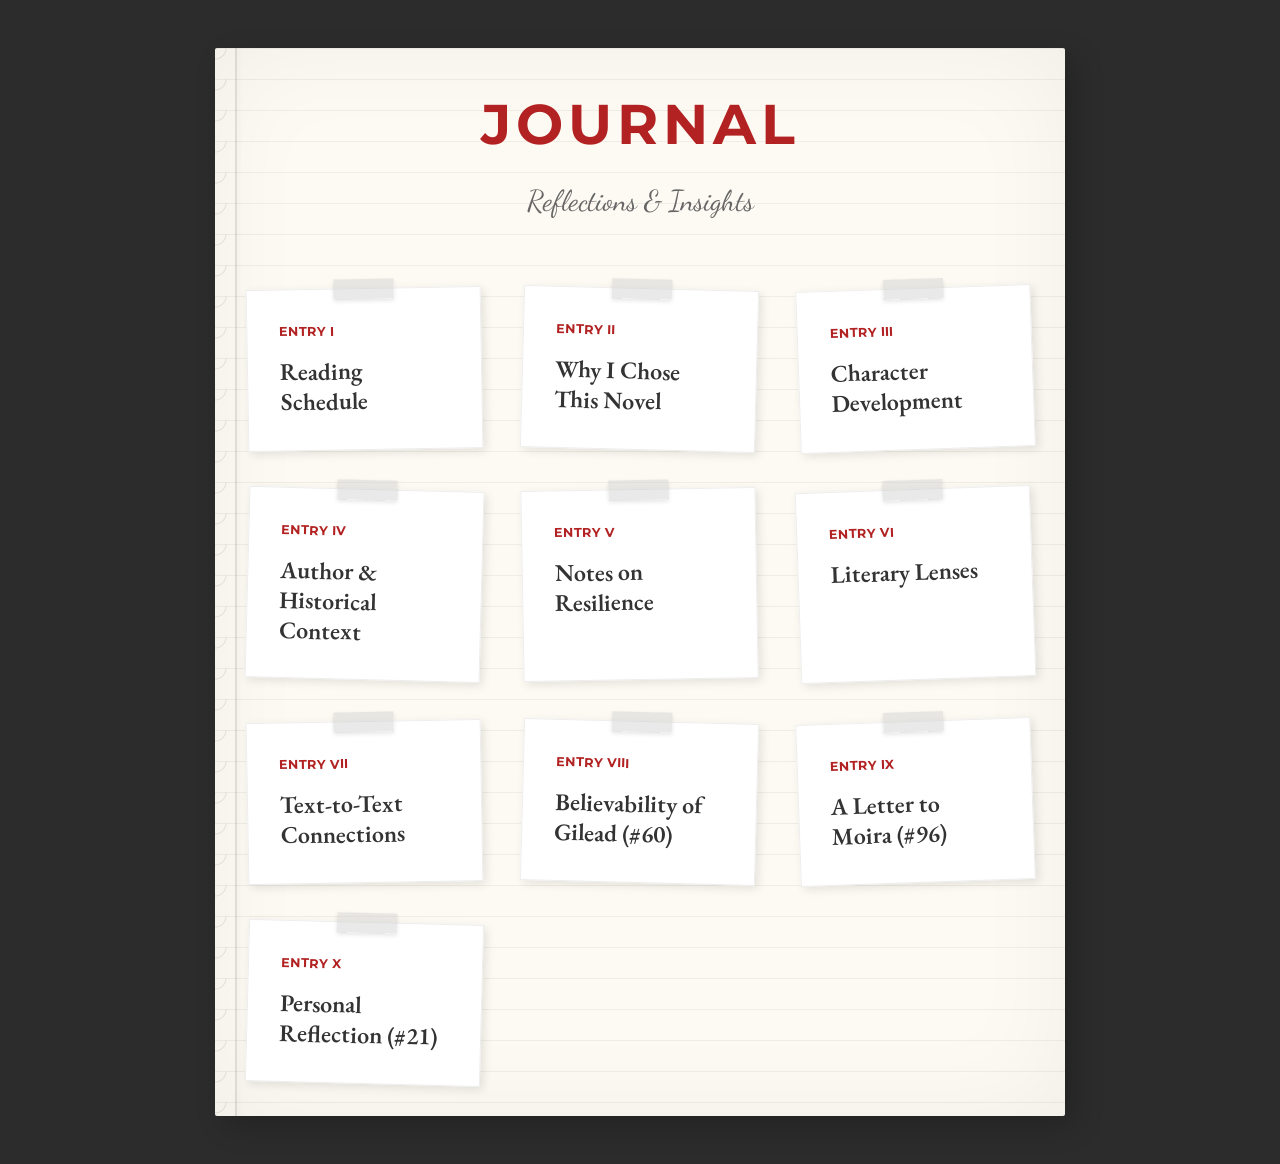
<file: index.html>
<!DOCTYPE html>
<html lang="en">
<head>
    <meta charset="UTF-8">
    <meta name="viewport" content="width=device-width, initial-scale=1.0">
    <title>My Reading Journal</title>
    <meta name="description" content="A beautifully crafted reading journal documenting insights and reflections on a chosen tale.">
    <link rel="stylesheet" href="styles.css">
</head>
<body class="fade-in">
    <main class="journal-container">
        <header class="masthead">
            <h1>Journal</h1>
            <p>Reflections & Insights</p>
        </header>
        
        <div class="toc-grid">
            <a href="entry1.html" class="entry-link">
                <span class="entry-num">Entry I</span>
                <span class="entry-title">Reading Schedule</span>
            </a>
            <a href="entry2.html" class="entry-link">
                <span class="entry-num">Entry II</span>
                <span class="entry-title">Why I Chose This Novel</span>
            </a>
            <a href="entry3.html" class="entry-link">
                <span class="entry-num">Entry III</span>
                <span class="entry-title">Character Development</span>
            </a>
            <a href="entry4.html" class="entry-link">
                <span class="entry-num">Entry IV</span>
                <span class="entry-title">Author & Historical Context</span>
            </a>
            <a href="entry5.html" class="entry-link">
                <span class="entry-num">Entry V</span>
                <span class="entry-title">Notes on Resilience</span>
            </a>
            <a href="entry6.html" class="entry-link">
                <span class="entry-num">Entry VI</span>
                <span class="entry-title">Literary Lenses</span>
            </a>
            <a href="entry7.html" class="entry-link">
                <span class="entry-num">Entry VII</span>
                <span class="entry-title">Text-to-Text Connections</span>
            </a>
            <a href="entry8.html" class="entry-link">
                <span class="entry-num">Entry VIII</span>
                <span class="entry-title">Believability of Gilead (#60)</span>
            </a>
            <a href="entry9.html" class="entry-link">
                <span class="entry-num">Entry IX</span>
                <span class="entry-title">A Letter to Moira (#96)</span>
            </a>
            <a href="entry10.html" class="entry-link">
                <span class="entry-num">Entry X</span>
                <span class="entry-title">Personal Reflection (#21)</span>
            </a>
        </div>
    </main>
    <script src="script.js"></script>
</body>
</html>
</file>
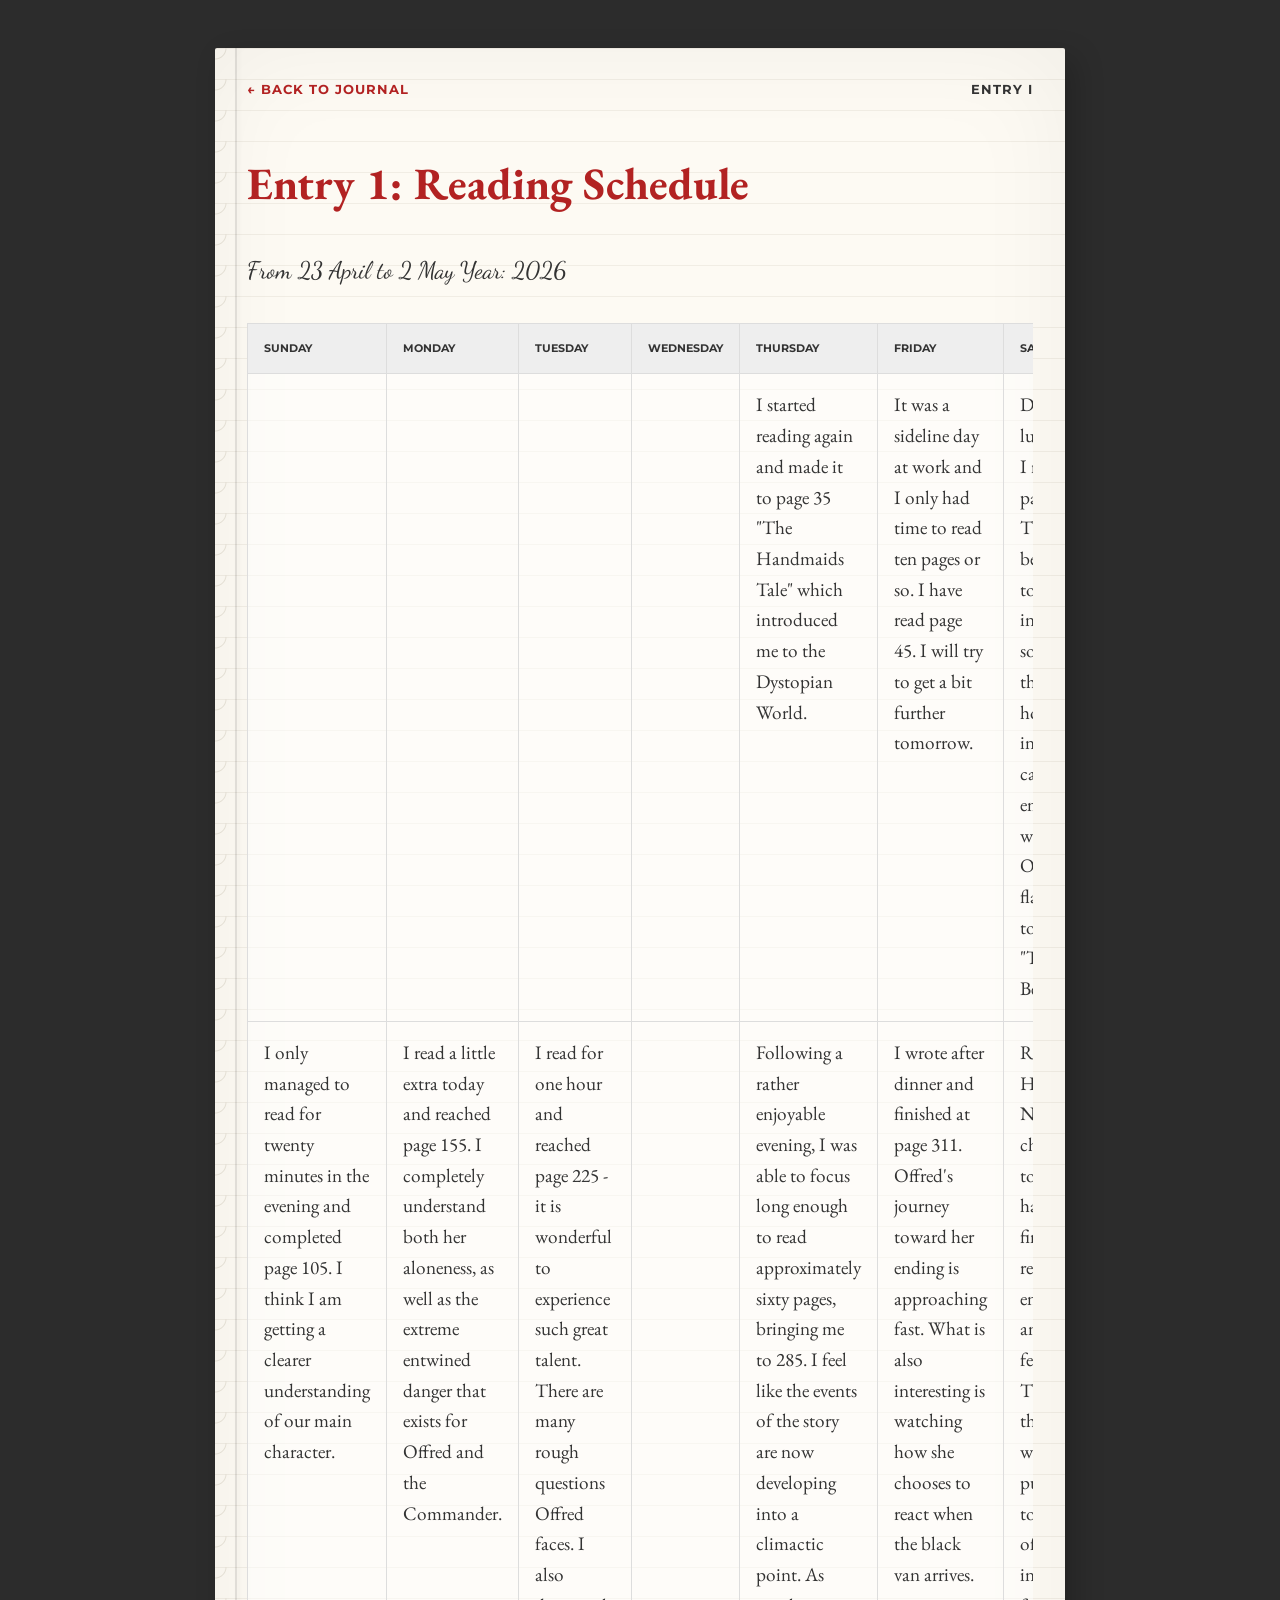
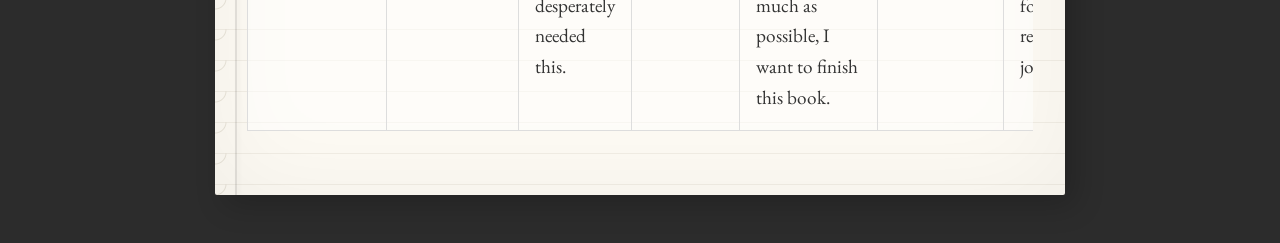
<file: entry1.html>
<!DOCTYPE html>
<html lang="en">
<head>
    <meta charset="UTF-8">
    <meta name="viewport" content="width=device-width, initial-scale=1.0">
    <title>Entry 1: Reading Schedule | Reading Journal</title>
    <link rel="stylesheet" href="styles.css">
</head>
<body class="fade-in">
    <main class="journal-container">
        <header class="entry-header">
            <a href="index.html" class="back-btn">← Back to Journal</a>
            <span>Entry I</span>
        </header>
        
        <h2>Entry 1: Reading Schedule</h2>
        <p style="font-family: 'Dancing Script', cursive; font-size: 1.5rem; margin-bottom: 2rem;">From 23 April to 2 May Year: 2026</p>
        
        <div class="article-text">
            <div class="table-wrapper">
                <table class="news-table">
                    <thead>
                        <tr>
                            <th>Sunday</th>
                            <th>Monday</th>
                            <th>Tuesday</th>
                            <th>Wednesday</th>
                            <th>Thursday</th>
                            <th>Friday</th>
                            <th>Saturday</th>
                        </tr>
                    </thead>
                    <tbody>
                        <tr>
                            <td></td>
                            <td></td>
                            <td></td>
                            <td></td>
                            <td>I started reading again and made it to page 35 "The Handmaids Tale" which introduced me to the Dystopian World.</td>
                            <td>It was a sideline day at work and I only had time to read ten pages or so. I have read page 45. I will try to get a bit further tomorrow.</td>
                            <td>During my lunch hour I read from pages 45-85. The story is beginning to develop into something that really holds my interest. I can begin to empathize with Offred's flashes back to the "Time Before".</td>
                        </tr>
                        <tr>
                            <td>I only managed to read for twenty minutes in the evening and completed page 105. I think I am getting a clearer understanding of our main character.</td>
                            <td>I read a little extra today and reached page 155. I completely understand both her aloneness, as well as the extreme entwined danger that exists for Offred and the Commander.</td>
                            <td>I read for one hour and reached page 225 - it is wonderful to experience such great talent. There are many rough questions Offred faces. I also desperately needed this.</td>
                            <td></td>
                            <td>Following a rather enjoyable evening, I was able to focus long enough to read approximately sixty pages, bringing me to 285. I feel like the events of the story are now developing into a climactic point. As much as possible, I want to finish this book.</td>
                            <td>I wrote after dinner and finished at page 311. Offred's journey toward her ending is approaching fast. What is also interesting is watching how she chooses to react when the black van arrives.</td>
                            <td>Reading the Historical Notes chapter today. I have finished reading the entire book and it really feels good. The rest of the evening was spent putting together all of the information for my reading journal.</td>
                        </tr>
                    </tbody>
                </table>
            </div>
        </div>

    </main>
    <script src="script.js"></script>
</body>
</html>
</file>
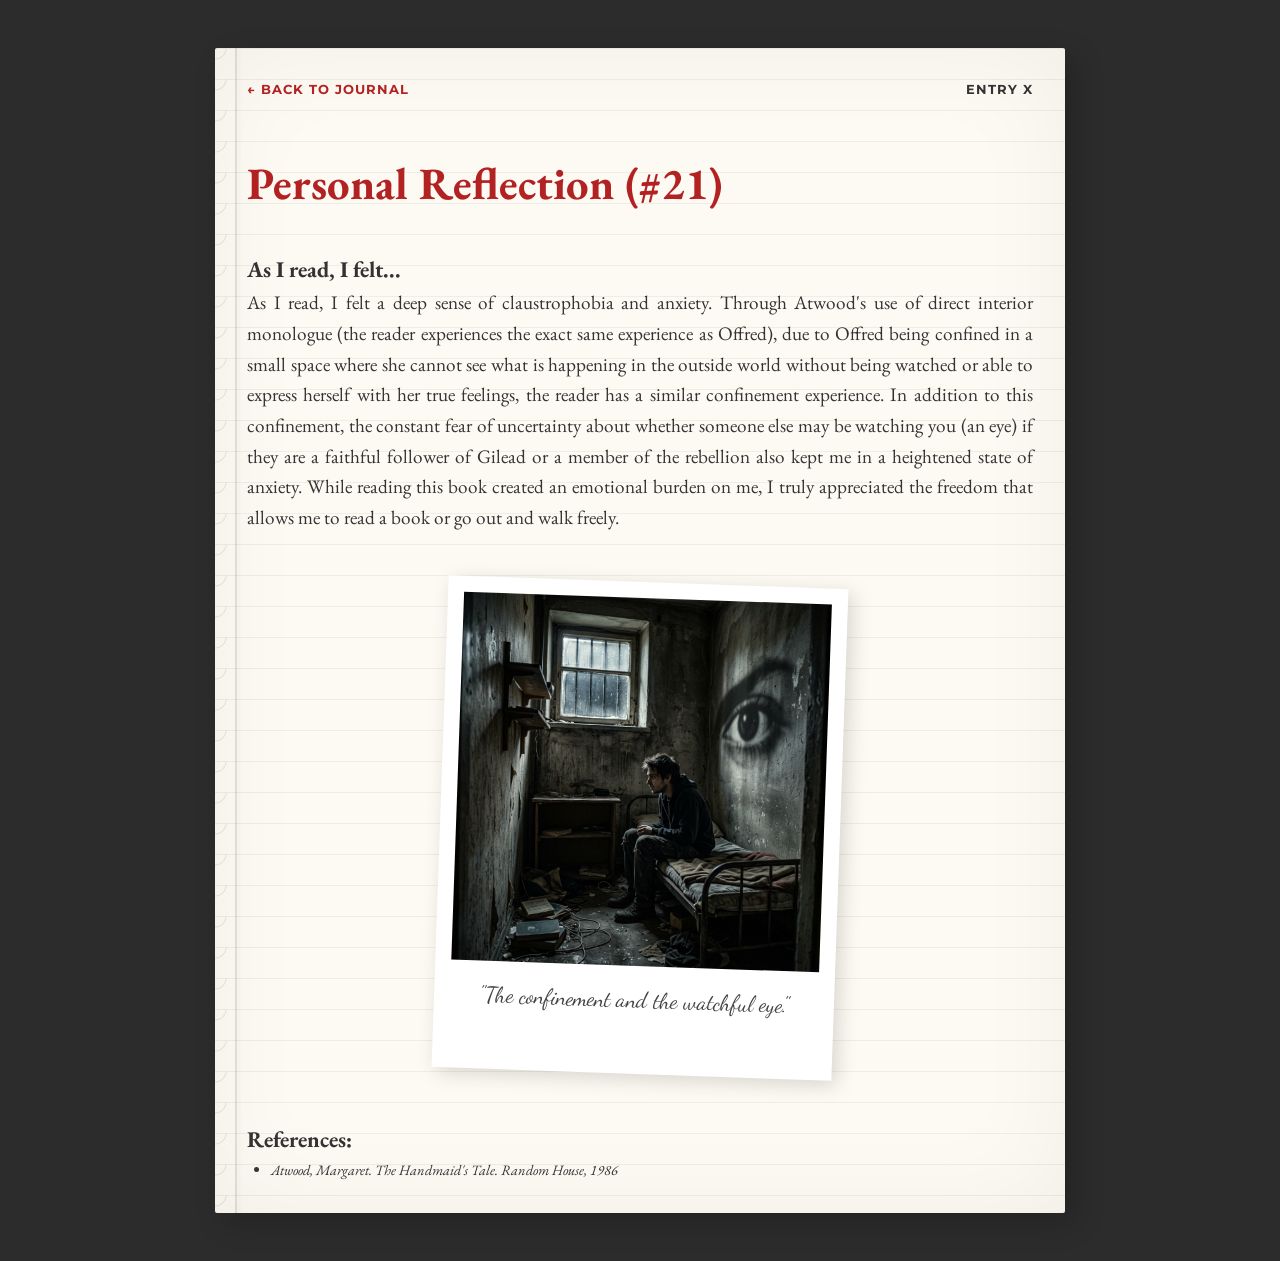
<file: entry10.html>
<!DOCTYPE html>
<html lang="en">
<head>
    <meta charset="UTF-8">
    <meta name="viewport" content="width=device-width, initial-scale=1.0">
    <title>Entry 10: Personal Reflection | Reading Journal</title>
    <link rel="stylesheet" href="styles.css">
</head>
<body class="fade-in">
    <main class="journal-container">
        <header class="entry-header">
            <a href="index.html" class="back-btn">← Back to Journal</a>
            <span>Entry X</span>
        </header>
        
        <h2>Personal Reflection (#21)</h2>
        
        <div class="article-text">
            <h3>As I read, I felt...</h3>
            <p>
                As I read, I felt a deep sense of claustrophobia and anxiety. Through Atwood's use of direct interior monologue (the reader experiences the exact same experience as Offred), due to Offred being confined in a small space where she cannot see what is happening in the outside world without being watched or able to express herself with her true feelings, the reader has a similar confinement experience. In addition to this confinement, the constant fear of uncertainty about whether someone else may be watching you (an eye) if they are a faithful follower of Gilead or a member of the rebellion also kept me in a heightened state of anxiety. While reading this book created an emotional burden on me, I truly appreciated the freedom that allows me to read a book or go out and walk freely.
            </p>

            <div class="photo-collage">
                <figure class="photo-item">
                    <img src="assets/photos/entry10_1.png" alt="Visual representation of claustrophobia and anxiety">
                    <figcaption class="photo-caption">"The confinement and the watchful eye."</figcaption>
                </figure>
            </div>

            <h3 style="margin-top: 3rem;">References:</h3>
            <ul style="font-size: 0.9rem; font-style: italic; list-style-type: disc; padding-left: 1.5rem;">
                <li>Atwood, Margaret. The Handmaid's Tale. Random House, 1986</li>
            </ul>
        </div>

    </main>
    <script src="script.js"></script>
</body>
</html>
</file>
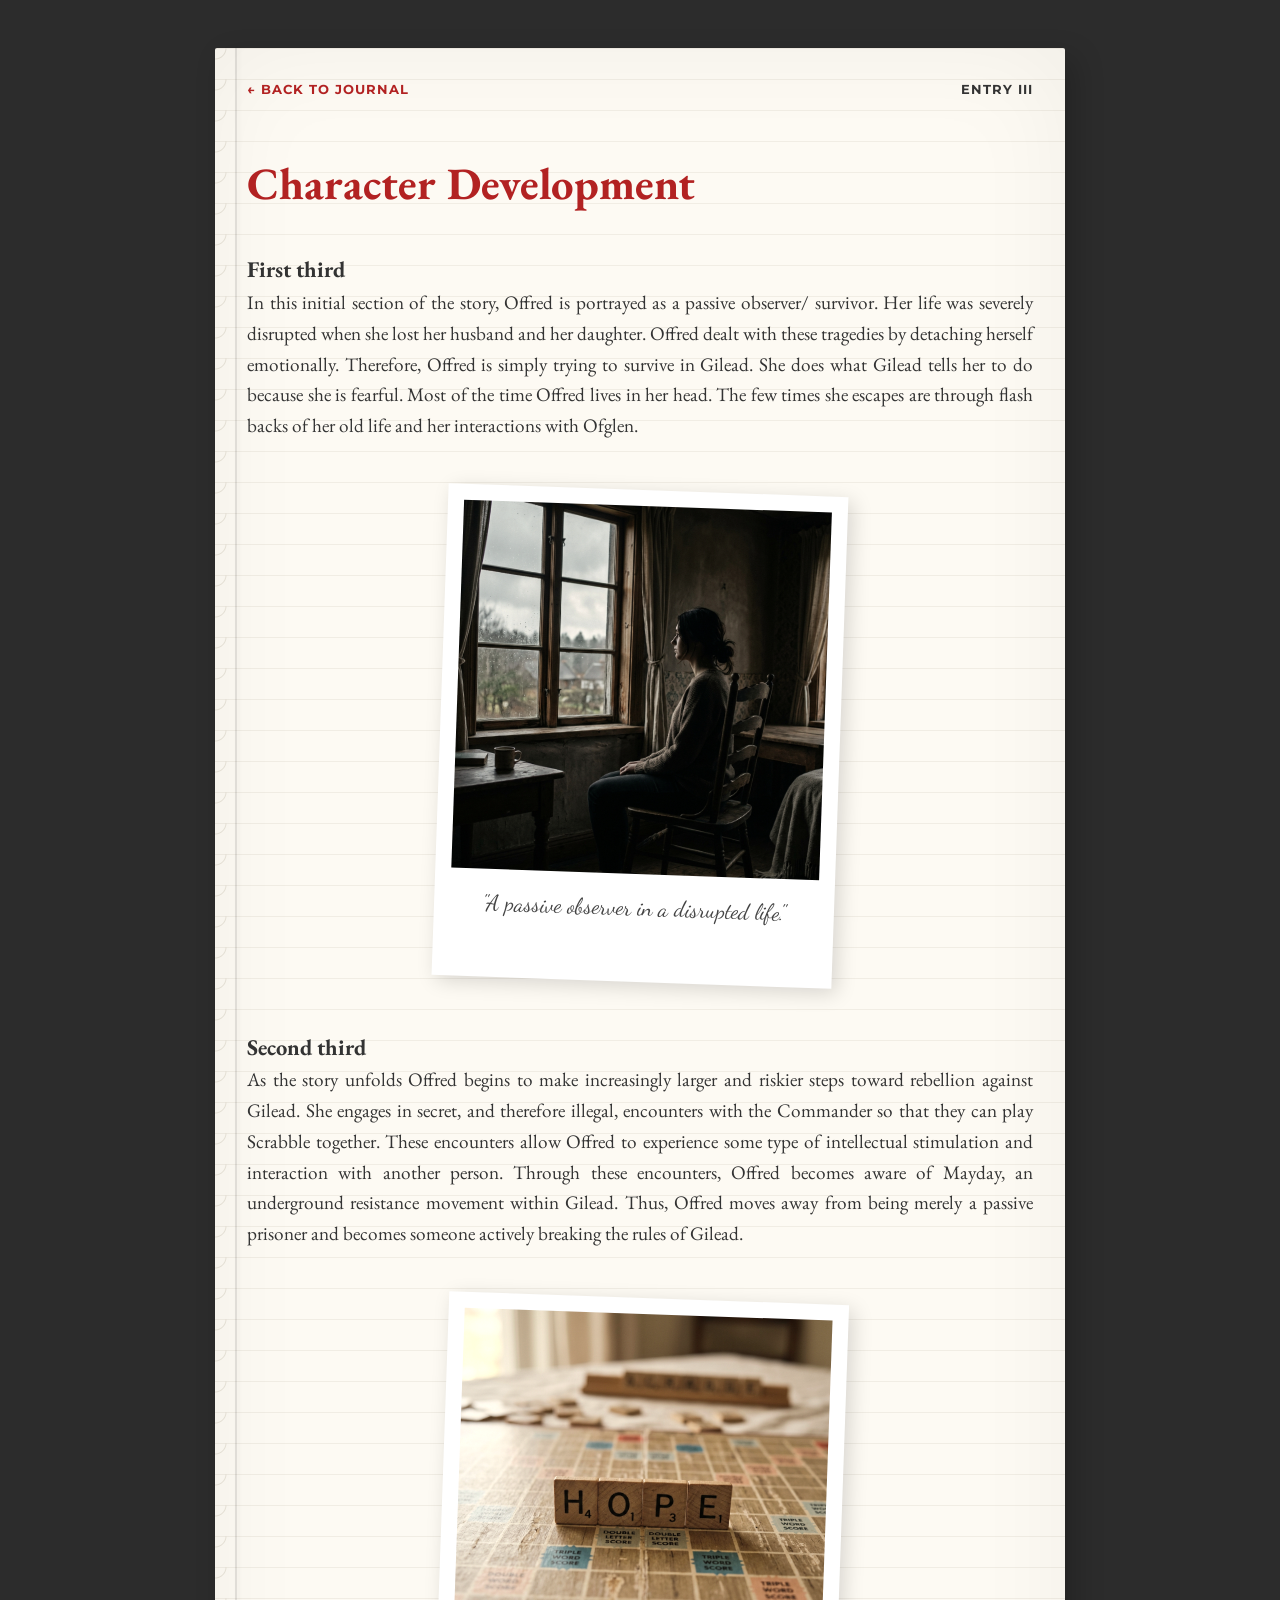
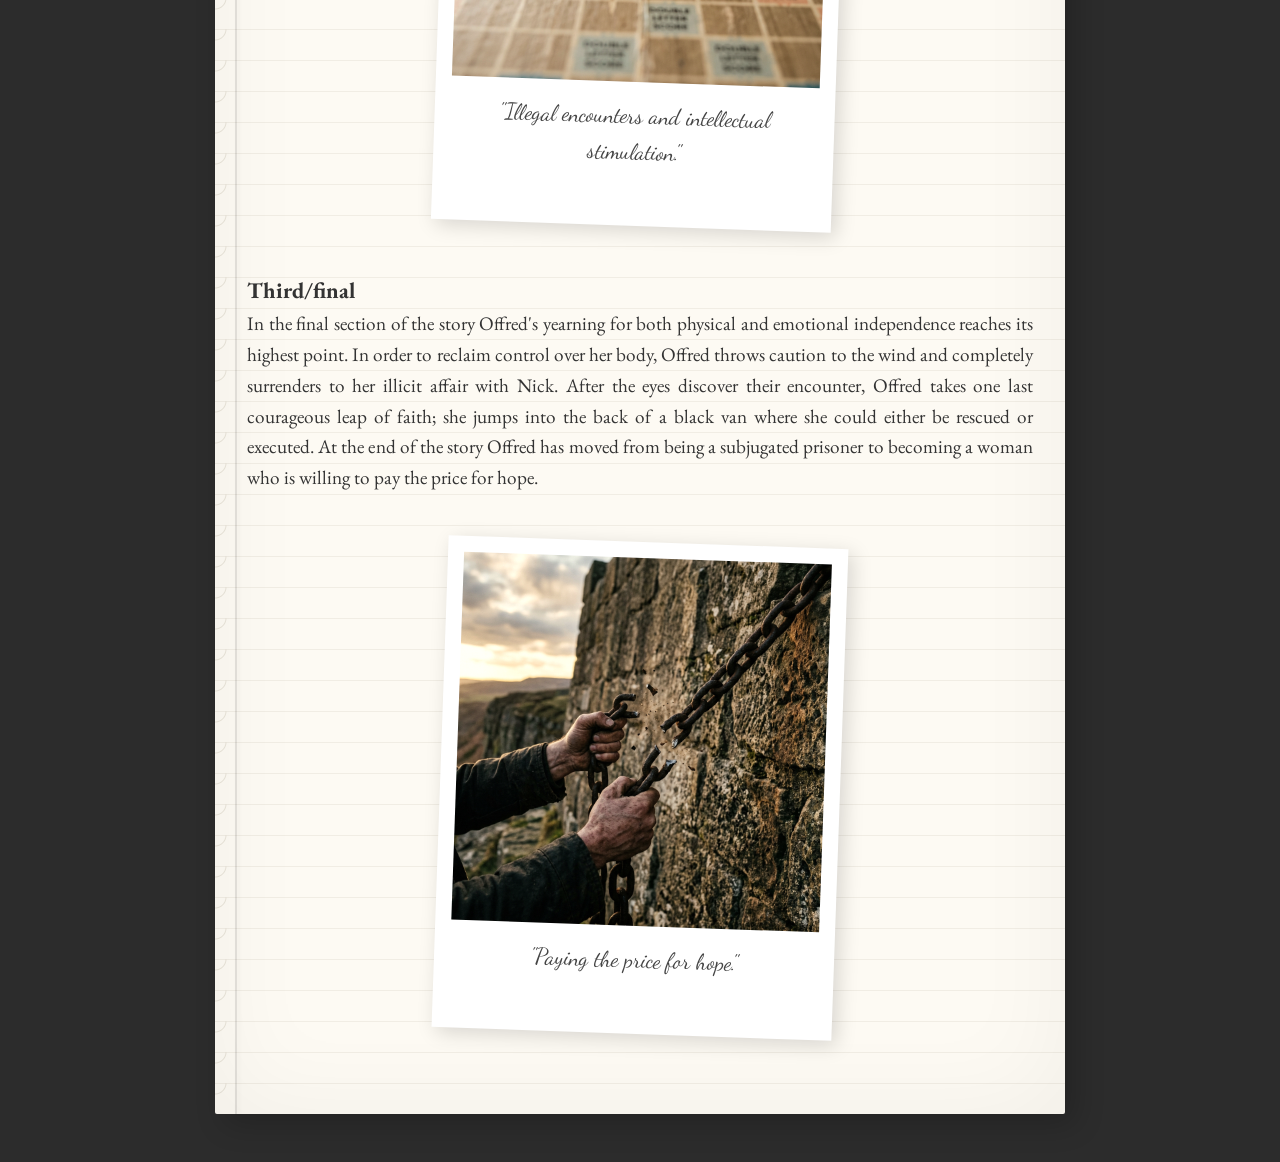
<file: entry3.html>
<!DOCTYPE html>
<html lang="en">
<head>
    <meta charset="UTF-8">
    <meta name="viewport" content="width=device-width, initial-scale=1.0">
    <title>Entry 3: Character Development | Reading Journal</title>
    <link rel="stylesheet" href="styles.css">
</head>
<body class="fade-in">
    <main class="journal-container">
        <header class="entry-header">
            <a href="index.html" class="back-btn">← Back to Journal</a>
            <span>Entry III</span>
        </header>
        
        <h2>Character Development</h2>
        
        <div class="article-text">
            <h3>First third</h3>
            <p>
                In this initial section of the story, Offred is portrayed as a passive observer/ survivor. Her life was severely disrupted when she lost her husband and her daughter. Offred dealt with these tragedies by detaching herself emotionally. Therefore, Offred is simply trying to survive in Gilead. She does what Gilead tells her to do because she is fearful. Most of the time Offred lives in her head. The few times she escapes are through flash backs of her old life and her interactions with Ofglen.
            </p>

            <div class="photo-collage">
                <figure class="photo-item">
                    <img src="assets/photos/entry3_1.png" alt="Offred as a passive observer">
                    <figcaption class="photo-caption">"A passive observer in a disrupted life."</figcaption>
                </figure>
            </div>

            <h3>Second third</h3>
            <p>
                As the story unfolds Offred begins to make increasingly larger and riskier steps toward rebellion against Gilead. She engages in secret, and therefore illegal, encounters with the Commander so that they can play Scrabble together. These encounters allow Offred to experience some type of intellectual stimulation and interaction with another person. Through these encounters, Offred becomes aware of Mayday, an underground resistance movement within Gilead. Thus, Offred moves away from being merely a passive prisoner and becomes someone actively breaking the rules of Gilead.
            </p>

            <div class="photo-collage">
                <figure class="photo-item">
                    <img src="assets/photos/entry3_2.png" alt="Scrabble with the Commander">
                    <figcaption class="photo-caption">"Illegal encounters and intellectual stimulation."</figcaption>
                </figure>
            </div>

            <h3>Third/final</h3>
            <p>
                In the final section of the story Offred's yearning for both physical and emotional independence reaches its highest point. In order to reclaim control over her body, Offred throws caution to the wind and completely surrenders to her illicit affair with Nick. After the eyes discover their encounter, Offred takes one last courageous leap of faith; she jumps into the back of a black van where she could either be rescued or executed. At the end of the story Offred has moved from being a subjugated prisoner to becoming a woman who is willing to pay the price for hope.
            </p>

            <div class="photo-collage">
                <figure class="photo-item">
                    <img src="assets/photos/entry3_3.png" alt="A leap of faith for hope">
                    <figcaption class="photo-caption">"Paying the price for hope."</figcaption>
                </figure>
            </div>
        </div>

    </main>
    <script src="script.js"></script>
</body>
</html>
</file>
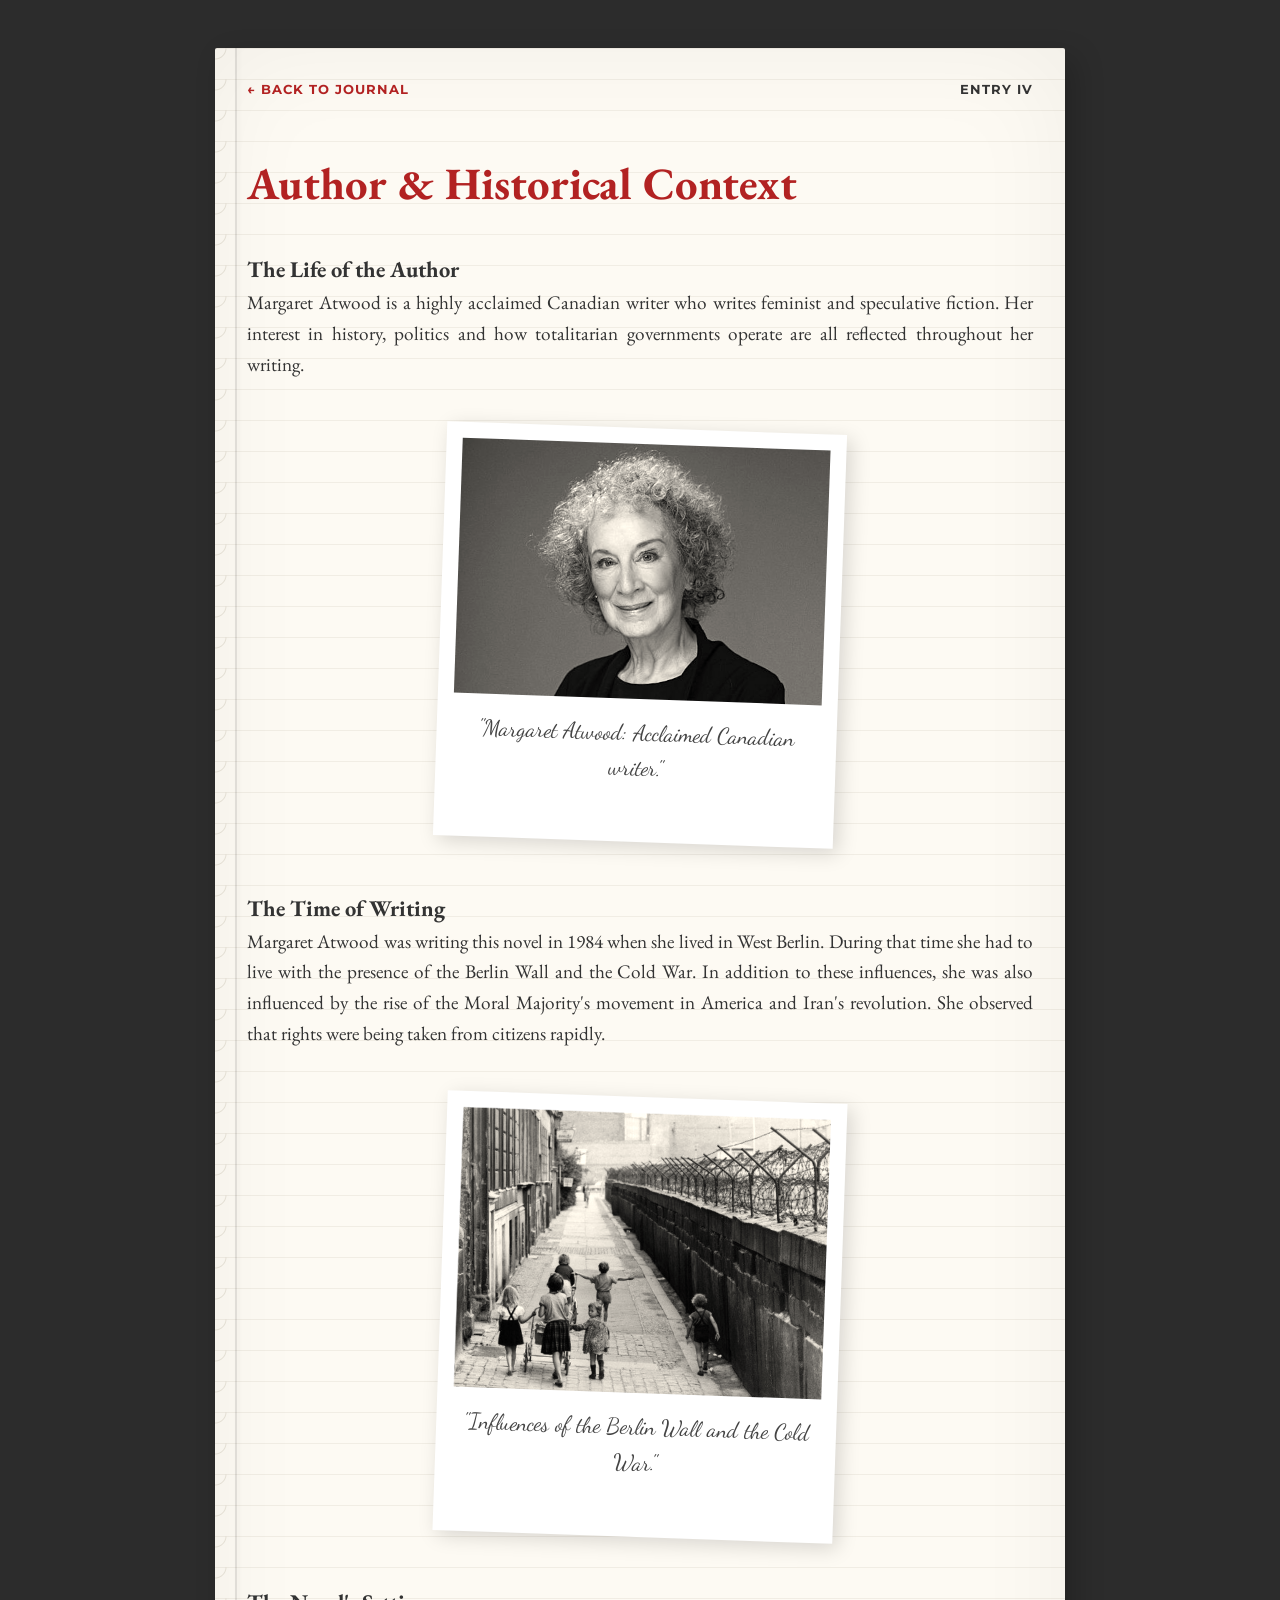
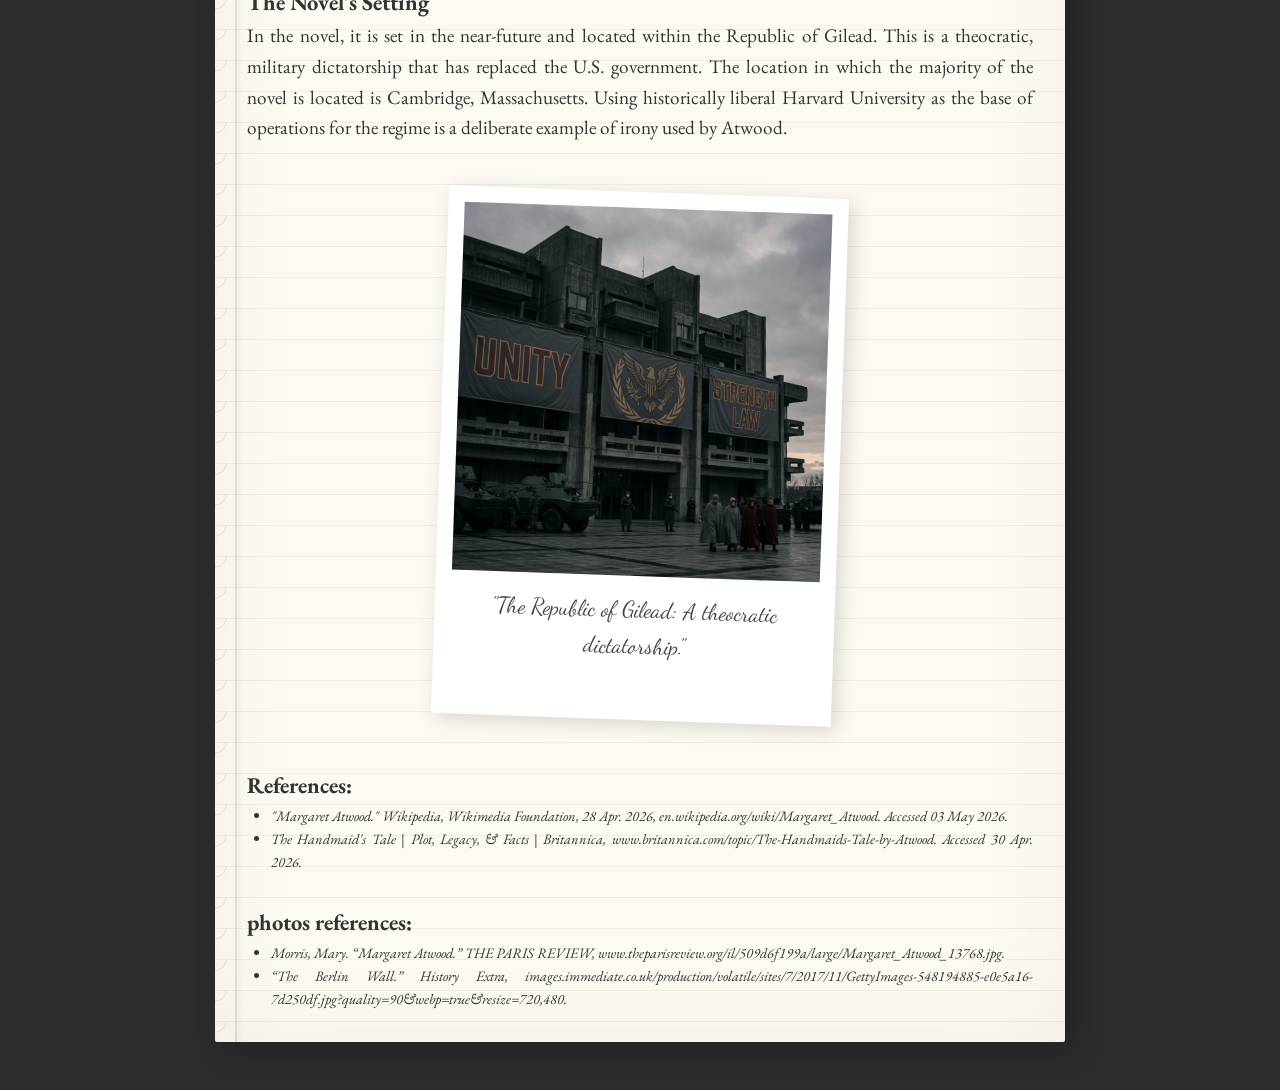
<file: entry4.html>
<!DOCTYPE html>
<html lang="en">
<head>
    <meta charset="UTF-8">
    <meta name="viewport" content="width=device-width, initial-scale=1.0">
    <title>Entry 4: Author & Historical Context | Reading Journal</title>
    <link rel="stylesheet" href="styles.css">
</head>
<body class="fade-in">
    <main class="journal-container">
        <header class="entry-header">
            <a href="index.html" class="back-btn">← Back to Journal</a>
            <span>Entry IV</span>
        </header>
        
        <h2>Author & Historical Context</h2>
        
        <div class="article-text">
            <h3>The Life of the Author</h3>
            <p>
                Margaret Atwood is a highly acclaimed Canadian writer who writes feminist and speculative fiction. Her interest in history, politics and how totalitarian governments operate are all reflected throughout her writing.
            </p>

            <div class="photo-collage">
                <figure class="photo-item">
                    <img src="assets/photos/atwood.jpg" alt="Margaret Atwood">
                    <figcaption class="photo-caption">"Margaret Atwood: Acclaimed Canadian writer."</figcaption>
                </figure>
            </div>

            <h3>The Time of Writing</h3>
            <p>
                Margaret Atwood was writing this novel in 1984 when she lived in West Berlin. During that time she had to live with the presence of the Berlin Wall and the Cold War. In addition to these influences, she was also influenced by the rise of the Moral Majority's movement in America and Iran's revolution. She observed that rights were being taken from citizens rapidly.
            </p>

            <div class="photo-collage">
                <figure class="photo-item">
                    <img src="assets/photos/berlin_wall.png" alt="The Berlin Wall and the Cold War">
                    <figcaption class="photo-caption">"Influences of the Berlin Wall and the Cold War."</figcaption>
                </figure>
            </div>

            <h3>The Novel's Setting</h3>
            <p>
                In the novel, it is set in the near-future and located within the Republic of Gilead. This is a theocratic, military dictatorship that has replaced the U.S. government. The location in which the majority of the novel is located is Cambridge, Massachusetts. Using historically liberal Harvard University as the base of operations for the regime is a deliberate example of irony used by Atwood.
            </p>

            <div class="photo-collage">
                <figure class="photo-item">
                    <img src="assets/photos/entry4_3.png" alt="The Republic of Gilead">
                    <figcaption class="photo-caption">"The Republic of Gilead: A theocratic dictatorship."</figcaption>
                </figure>
            </div>

            <h3 style="margin-top: 3rem;">References:</h3>
            <ul style="font-size: 0.9rem; font-style: italic; list-style-type: disc; padding-left: 1.5rem;">
                <li>"Margaret Atwood." Wikipedia, Wikimedia Foundation, 28 Apr. 2026, en.wikipedia.org/wiki/Margaret_Atwood. Accessed 03 May 2026.</li>
                <li>The Handmaid's Tale | Plot, Legacy, & Facts | Britannica, www.britannica.com/topic/The-Handmaids-Tale-by-Atwood. Accessed 30 Apr. 2026.</li>
            </ul>

            <h3 style="margin-top: 2rem;">photos references:</h3>
            <ul style="font-size: 0.9rem; font-style: italic; list-style-type: disc; padding-left: 1.5rem;">
                <li>Morris, Mary. “Margaret Atwood.” THE PARIS REVIEW, www.theparisreview.org/il/509d6f199a/large/Margaret_Atwood_13768.jpg.</li>
                <li>“The Berlin Wall.” History Extra, images.immediate.co.uk/production/volatile/sites/7/2017/11/GettyImages-548194885-e0e5a16-7d250df.jpg?quality=90&webp=true&resize=720,480.</li>
            </ul>
        </div>

    </main>
    <script src="script.js"></script>
</body>
</html>
</file>
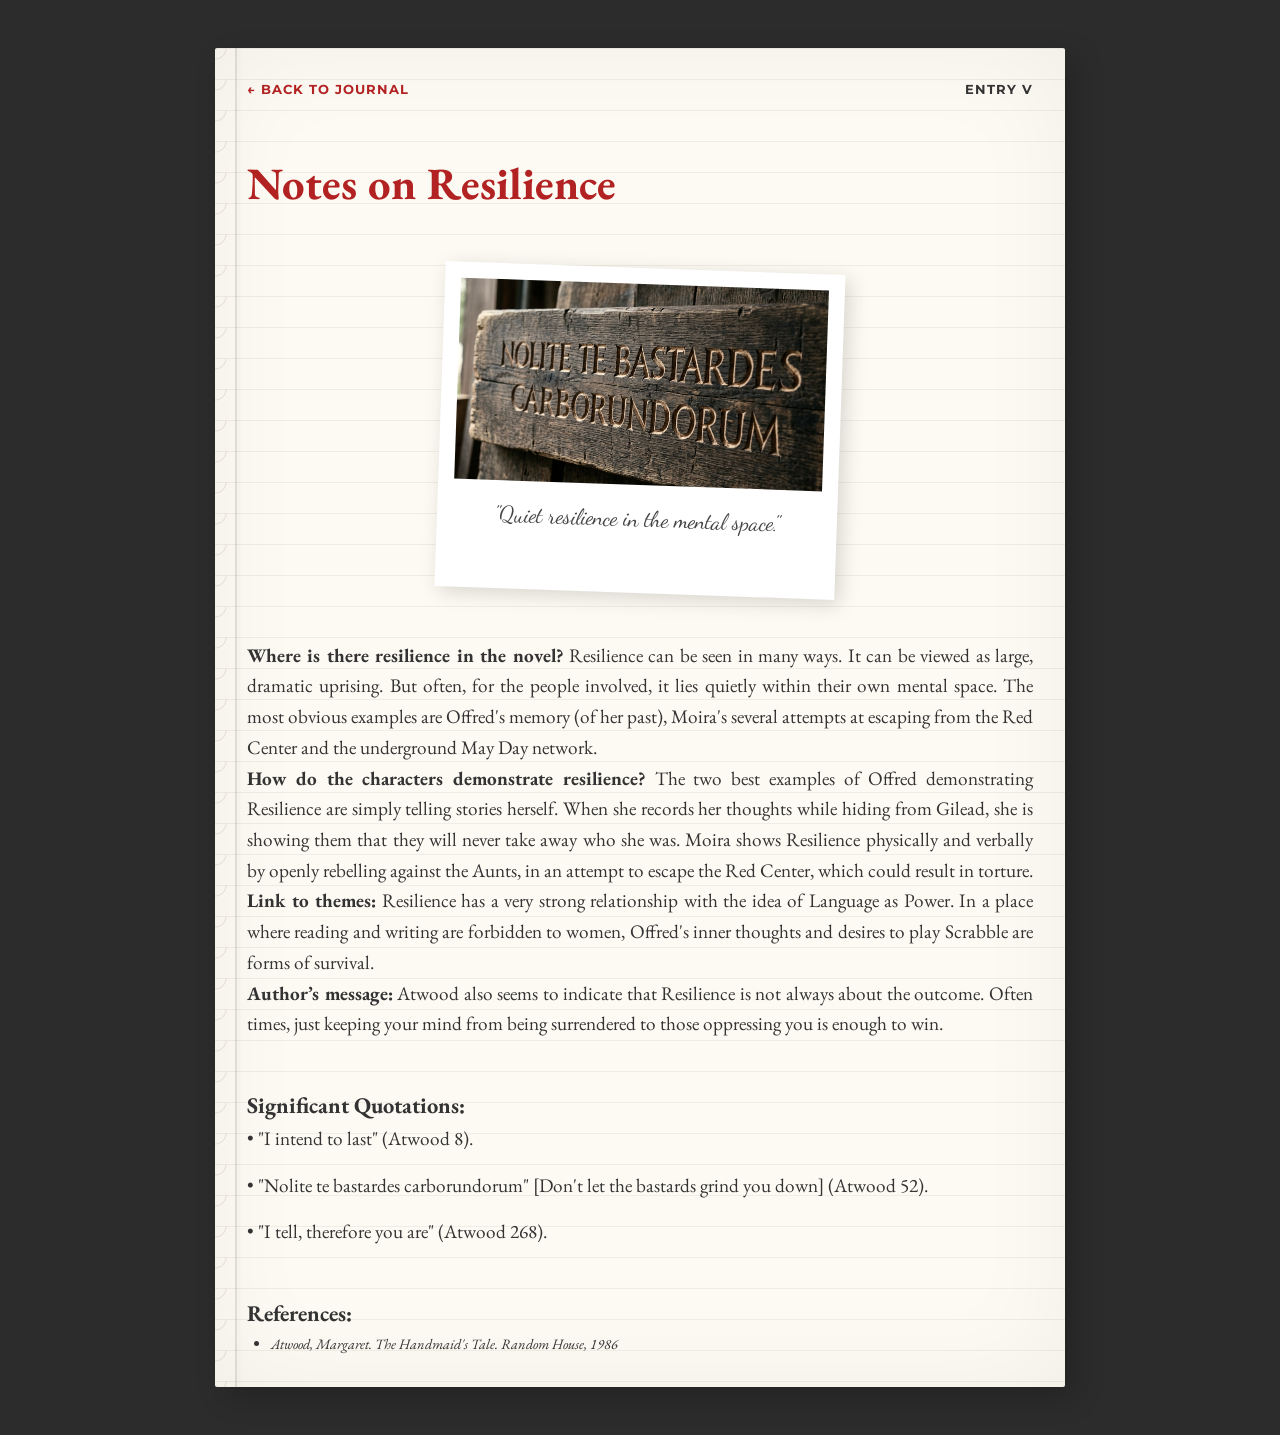
<file: entry5.html>
<!DOCTYPE html>
<html lang="en">
<head>
    <meta charset="UTF-8">
    <meta name="viewport" content="width=device-width, initial-scale=1.0">
    <title>Entry 5: Notes on Resilience | Reading Journal</title>
    <link rel="stylesheet" href="styles.css">
</head>
<body class="fade-in">
    <main class="journal-container">
        <header class="entry-header">
            <a href="index.html" class="back-btn">← Back to Journal</a>
            <span>Entry V</span>
        </header>
        
        <h2>Notes on Resilience</h2>
        
        <div class="article-text">
            <div class="photo-collage">
                <figure class="photo-item">
                    <img src="assets/photos/entry5_1.jpg" alt="Visual representation of resilience">
                    <figcaption class="photo-caption">"Quiet resilience in the mental space."</figcaption>
                </figure>
            </div>

            <p>
                <strong>Where is there resilience in the novel?</strong> Resilience can be seen in many ways. It can be viewed as large, dramatic uprising. But often, for the people involved, it lies quietly within their own mental space. The most obvious examples are Offred's memory (of her past), Moira's several attempts at escaping from the Red Center and the underground May Day network.
            </p>

            <p>
                <strong>How do the characters demonstrate resilience?</strong> The two best examples of Offred demonstrating Resilience are simply telling stories herself. When she records her thoughts while hiding from Gilead, she is showing them that they will never take away who she was. Moira shows Resilience physically and verbally by openly rebelling against the Aunts, in an attempt to escape the Red Center, which could result in torture.
            </p>

            <p>
                <strong>Link to themes:</strong> Resilience has a very strong relationship with the idea of Language as Power. In a place where reading and writing are forbidden to women, Offred's inner thoughts and desires to play Scrabble are forms of survival.
            </p>

            <p>
                <strong>Author’s message:</strong> Atwood also seems to indicate that Resilience is not always about the outcome. Often times, just keeping your mind from being surrendered to those oppressing you is enough to win.
            </p>

            <h3 style="margin-top: 3rem;">Significant Quotations:</h3>
            <ul style="list-style-type: none; padding-left: 0;">
                <li style="margin-bottom: 1rem;">• "I intend to last" (Atwood 8).</li>
                <li style="margin-bottom: 1rem;">• "Nolite te bastardes carborundorum" [Don't let the bastards grind you down] (Atwood 52).</li>
                <li style="margin-bottom: 1rem;">• "I tell, therefore you are" (Atwood 268).</li>
            </ul>

            <h3 style="margin-top: 3rem;">References:</h3>
            <ul style="font-size: 0.9rem; font-style: italic; list-style-type: disc; padding-left: 1.5rem;">
                <li>Atwood, Margaret. The Handmaid's Tale. Random House, 1986</li>
            </ul>
        </div>

    </main>
    <script src="script.js"></script>
</body>
</html>
</file>
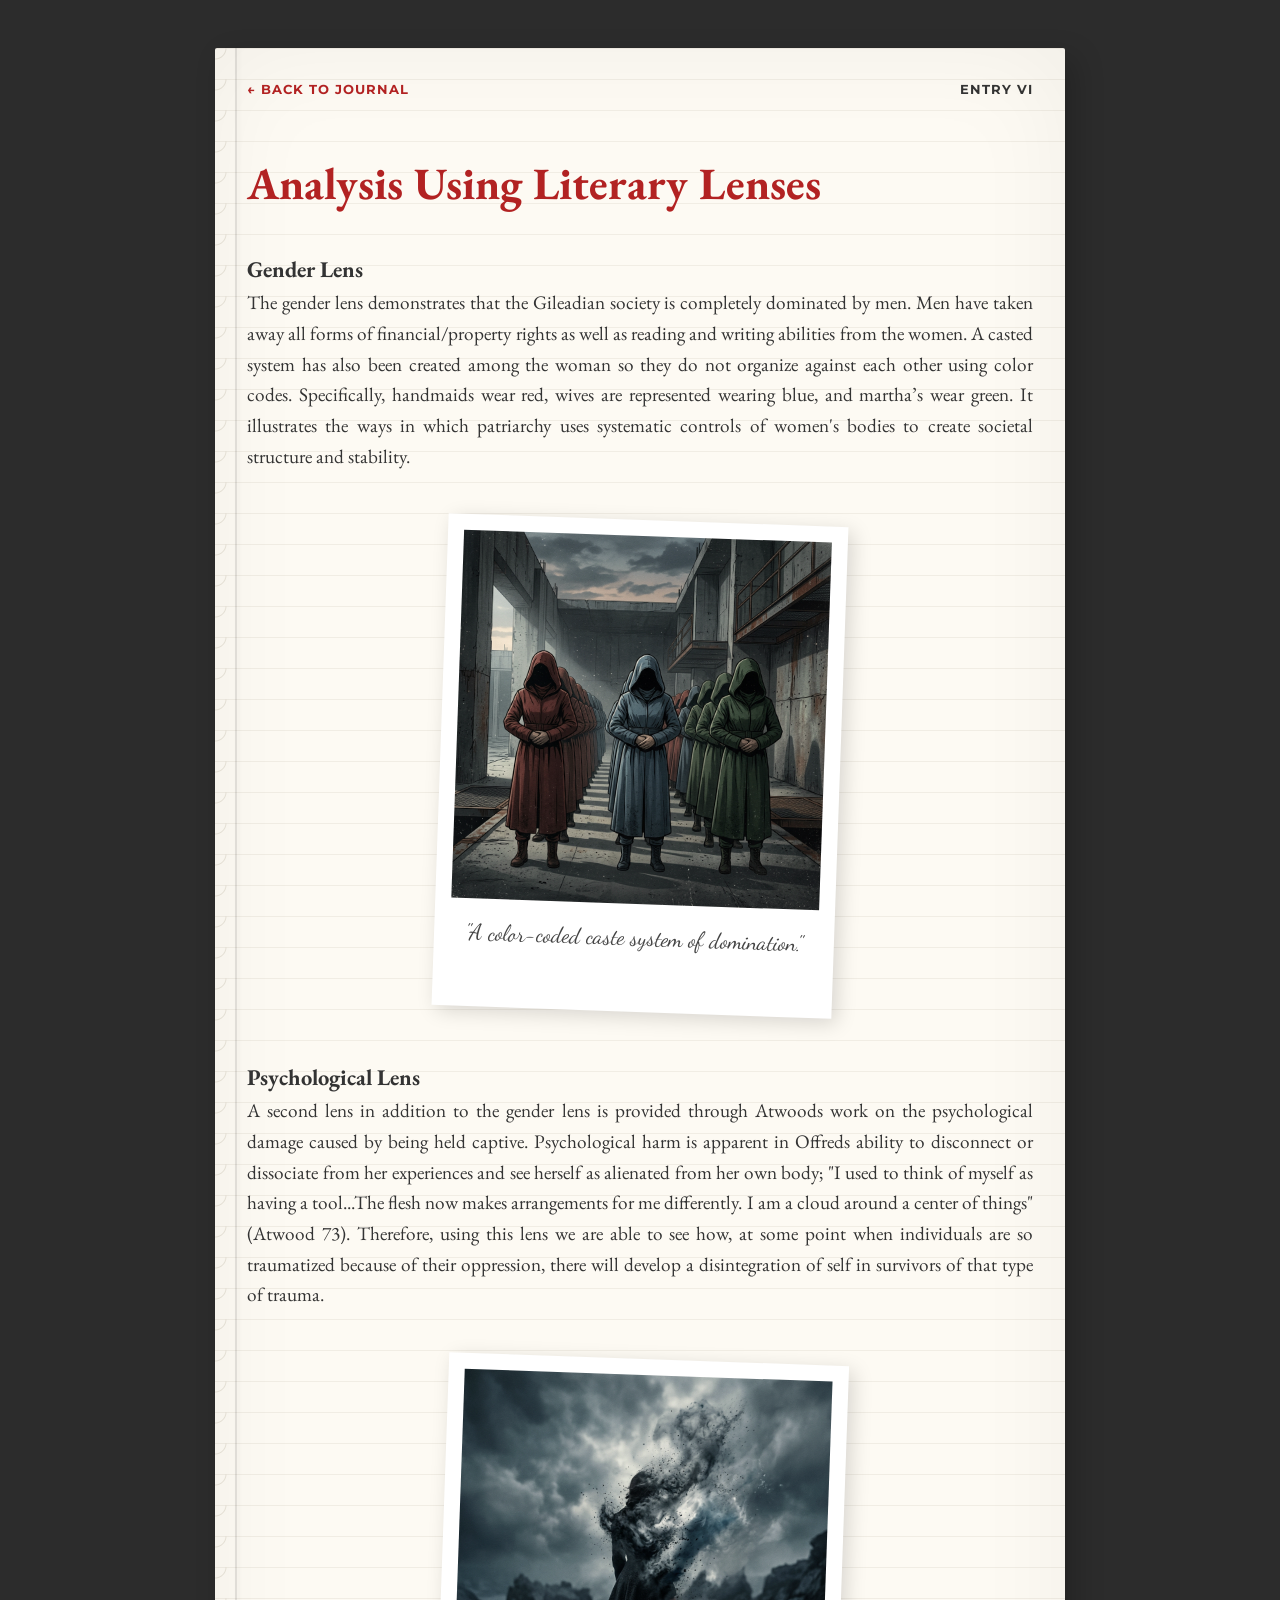
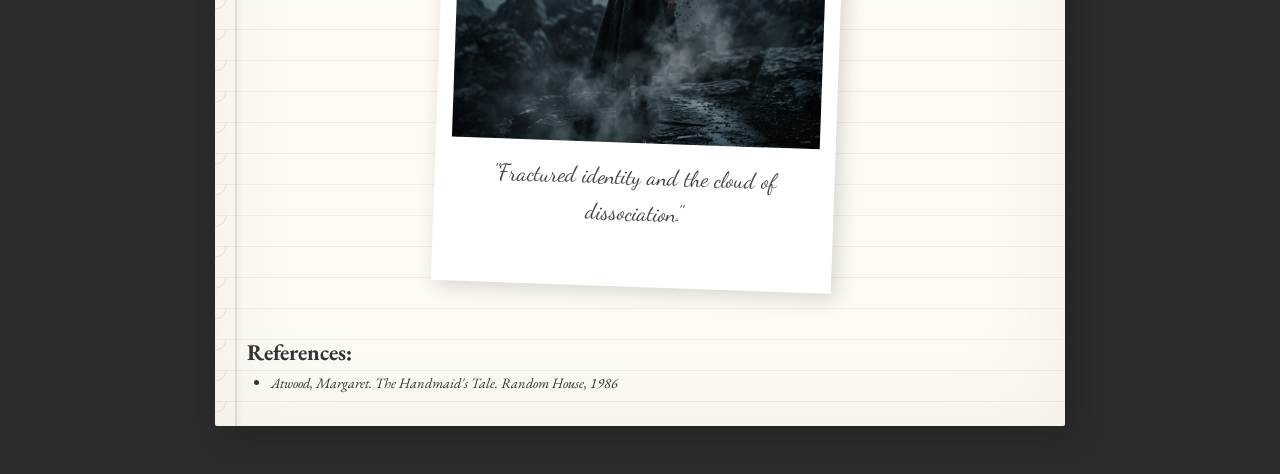
<file: entry6.html>
<!DOCTYPE html>
<html lang="en">
<head>
    <meta charset="UTF-8">
    <meta name="viewport" content="width=device-width, initial-scale=1.0">
    <title>Entry 6: Literary Lenses | Reading Journal</title>
    <link rel="stylesheet" href="styles.css">
</head>
<body class="fade-in">
    <main class="journal-container">
        <header class="entry-header">
            <a href="index.html" class="back-btn">← Back to Journal</a>
            <span>Entry VI</span>
        </header>
        
        <h2>Analysis Using Literary Lenses</h2>
        
        <div class="article-text">
            <h3>Gender Lens</h3>
            <p>
                The gender lens demonstrates that the Gileadian society is completely dominated by men. Men have taken away all forms of financial/property rights as well as reading and writing abilities from the women. A casted system has also been created among the woman so they do not organize against each other using color codes. Specifically, handmaids wear red, wives are represented wearing blue, and martha’s wear green. It illustrates the ways in which patriarchy uses systematic controls of women's bodies to create societal structure and stability.
            </p>

            <div class="photo-collage">
                <figure class="photo-item">
                    <img src="assets/photos/entry6_1.png" alt="Visual representation of the caste system">
                    <figcaption class="photo-caption">"A color-coded caste system of domination."</figcaption>
                </figure>
            </div>

            <h3>Psychological Lens</h3>
            <p>
                A second lens in addition to the gender lens is provided through Atwoods work on the psychological damage caused by being held captive. Psychological harm is apparent in Offreds ability to disconnect or dissociate from her experiences and see herself as alienated from her own body; "I used to think of myself as having a tool...The flesh now makes arrangements for me differently. I am a cloud around a center of things" (Atwood 73). Therefore, using this lens we are able to see how, at some point when individuals are so traumatized because of their oppression, there will develop a disintegration of self in survivors of that type of trauma.
            </p>

            <div class="photo-collage">
                <figure class="photo-item">
                    <img src="assets/photos/entry6_2.png" alt="Visual representation of fractured identity">
                    <figcaption class="photo-caption">"Fractured identity and the cloud of dissociation."</figcaption>
                </figure>
            </div>

            <h3 style="margin-top: 3rem;">References:</h3>
            <ul style="font-size: 0.9rem; font-style: italic; list-style-type: disc; padding-left: 1.5rem;">
                <li>Atwood, Margaret. The Handmaid's Tale. Random House, 1986</li>
            </ul>
        </div>

    </main>
    <script src="script.js"></script>
</body>
</html>
</file>
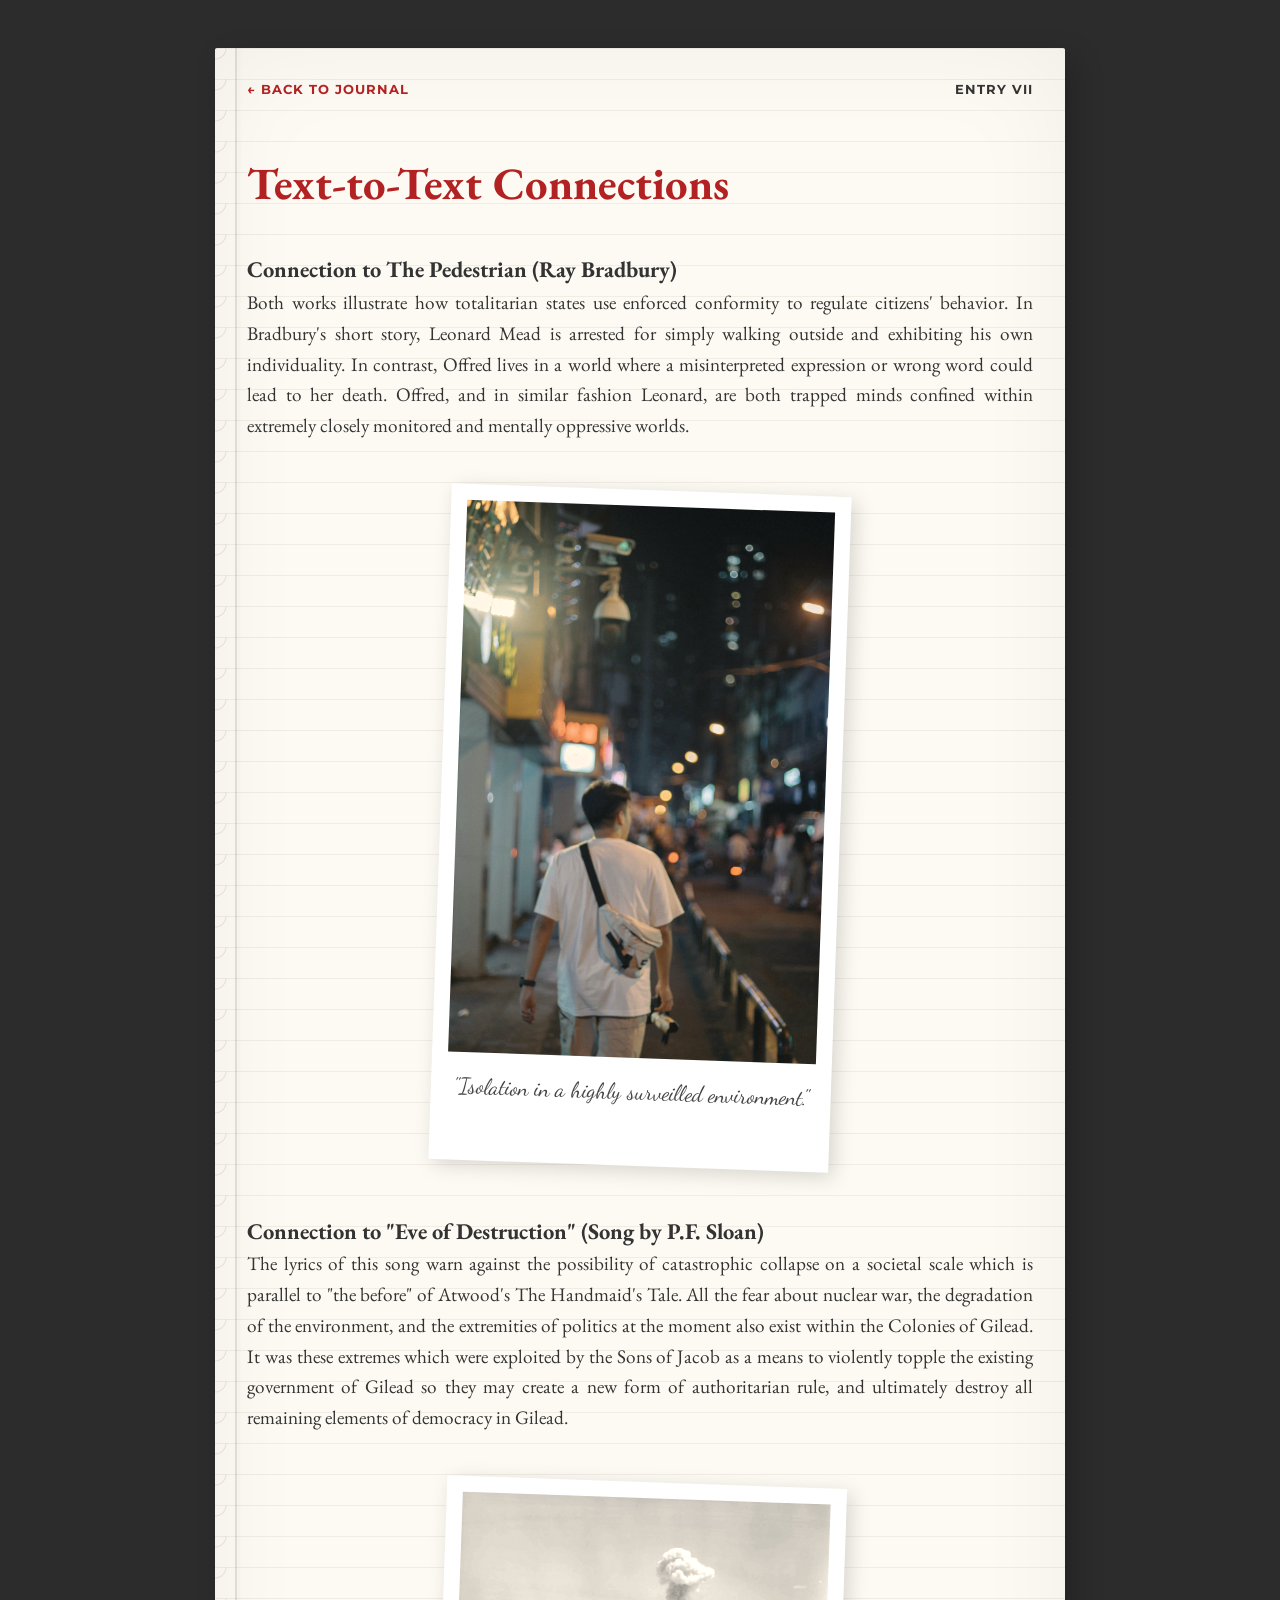
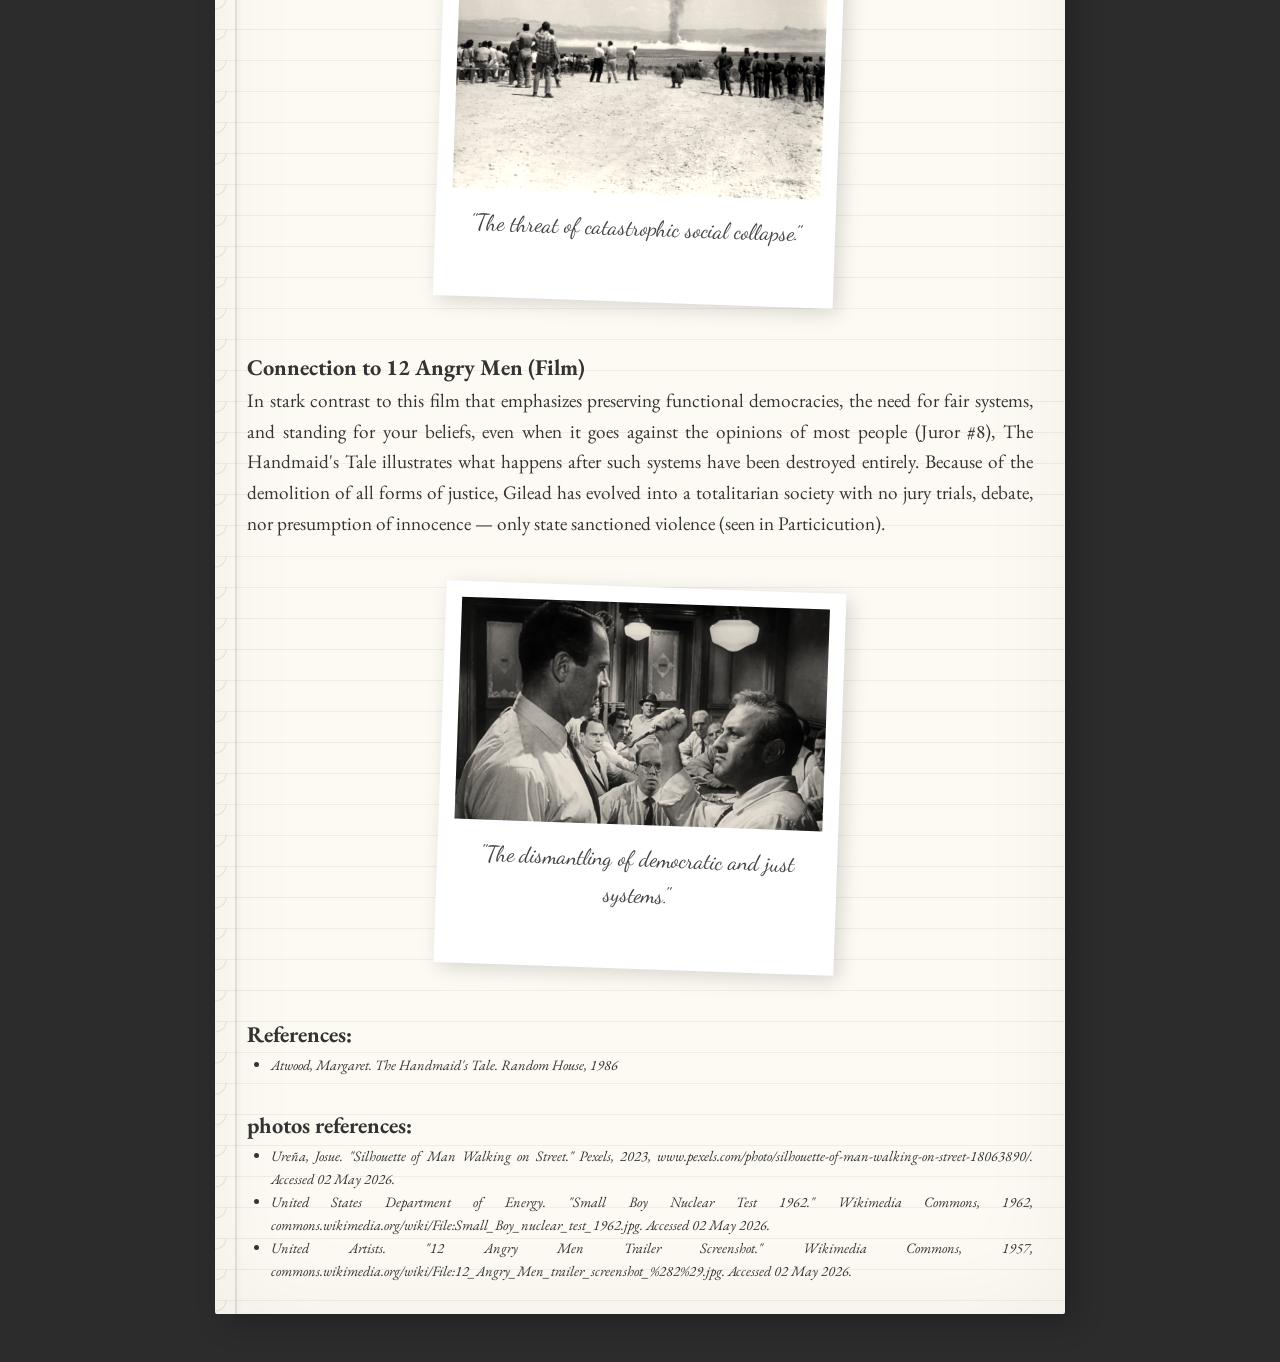
<file: entry7.html>
<!DOCTYPE html>
<html lang="en">
<head>
    <meta charset="UTF-8">
    <meta name="viewport" content="width=device-width, initial-scale=1.0">
    <title>Entry 7: Text-to-Text Connections | Reading Journal</title>
    <link rel="stylesheet" href="styles.css">
</head>
<body class="fade-in">
    <main class="journal-container">
        <header class="entry-header">
            <a href="index.html" class="back-btn">← Back to Journal</a>
            <span>Entry VII</span>
        </header>
        
        <h2>Text-to-Text Connections</h2>
        
        <div class="article-text">
            <h3>Connection to The Pedestrian (Ray Bradbury)</h3>
            <p>
                Both works illustrate how totalitarian states use enforced conformity to regulate citizens' behavior. In Bradbury's short story, Leonard Mead is arrested for simply walking outside and exhibiting his own individuality. In contrast, Offred lives in a world where a misinterpreted expression or wrong word could lead to her death. Offred, and in similar fashion Leonard, are both trapped minds confined within extremely closely monitored and mentally oppressive worlds.
            </p>

            <div class="photo-collage">
                <figure class="photo-item">
                    <img src="assets/photos/entry7_1.jpg" alt="A solitary figure in a dark, surveilled city">
                    <figcaption class="photo-caption">"Isolation in a highly surveilled environment."</figcaption>
                </figure>
            </div>

            <h3>Connection to "Eve of Destruction" (Song by P.F. Sloan)</h3>
            <p>
                The lyrics of this song warn against the possibility of catastrophic collapse on a societal scale which is parallel to "the before" of Atwood's The Handmaid's Tale. All the fear about nuclear war, the degradation of the environment, and the extremities of politics at the moment also exist within the Colonies of Gilead. It was these extremes which were exploited by the Sons of Jacob as a means to violently topple the existing government of Gilead so they may create a new form of authoritarian rule, and ultimately destroy all remaining elements of democracy in Gilead.
            </p>

            <div class="photo-collage">
                <figure class="photo-item">
                    <img src="assets/photos/entry7_2.jpg" alt="Nuclear test representing threat of collapse">
                    <figcaption class="photo-caption">"The threat of catastrophic social collapse."</figcaption>
                </figure>
            </div>

            <h3>Connection to 12 Angry Men (Film)</h3>
            <p>
                In stark contrast to this film that emphasizes preserving functional democracies, the need for fair systems, and standing for your beliefs, even when it goes against the opinions of most people (Juror #8), The Handmaid's Tale illustrates what happens after such systems have been destroyed entirely. Because of the demolition of all forms of justice, Gilead has evolved into a totalitarian society with no jury trials, debate, nor presumption of innocence — only state sanctioned violence (seen in Particicution).
            </p>

            <div class="photo-collage">
                <figure class="photo-item">
                    <img src="assets/photos/entry7_3.jpg" alt="Juror #8 from 12 Angry Men">
                    <figcaption class="photo-caption">"The dismantling of democratic and just systems."</figcaption>
                </figure>
            </div>

            <h3 style="margin-top: 3rem;">References:</h3>
            <ul style="font-size: 0.9rem; font-style: italic; list-style-type: disc; padding-left: 1.5rem;">
                <li>Atwood, Margaret. The Handmaid's Tale. Random House, 1986</li>
            </ul>

            <h3 style="margin-top: 2rem;">photos references:</h3>
            <ul style="font-size: 0.9rem; font-style: italic; list-style-type: disc; padding-left: 1.5rem;">
                <li>Ureña, Josue. "Silhouette of Man Walking on Street." Pexels, 2023, www.pexels.com/photo/silhouette-of-man-walking-on-street-18063890/. Accessed 02 May 2026.</li>
                <li>United States Department of Energy. "Small Boy Nuclear Test 1962." Wikimedia Commons, 1962, commons.wikimedia.org/wiki/File:Small_Boy_nuclear_test_1962.jpg. Accessed 02 May 2026.</li>
                <li>United Artists. "12 Angry Men Trailer Screenshot." Wikimedia Commons, 1957, commons.wikimedia.org/wiki/File:12_Angry_Men_trailer_screenshot_%282%29.jpg. Accessed 02 May 2026.</li>
            </ul>
        </div>

    </main>
    <script src="script.js"></script>
</body>
</html>
</file>
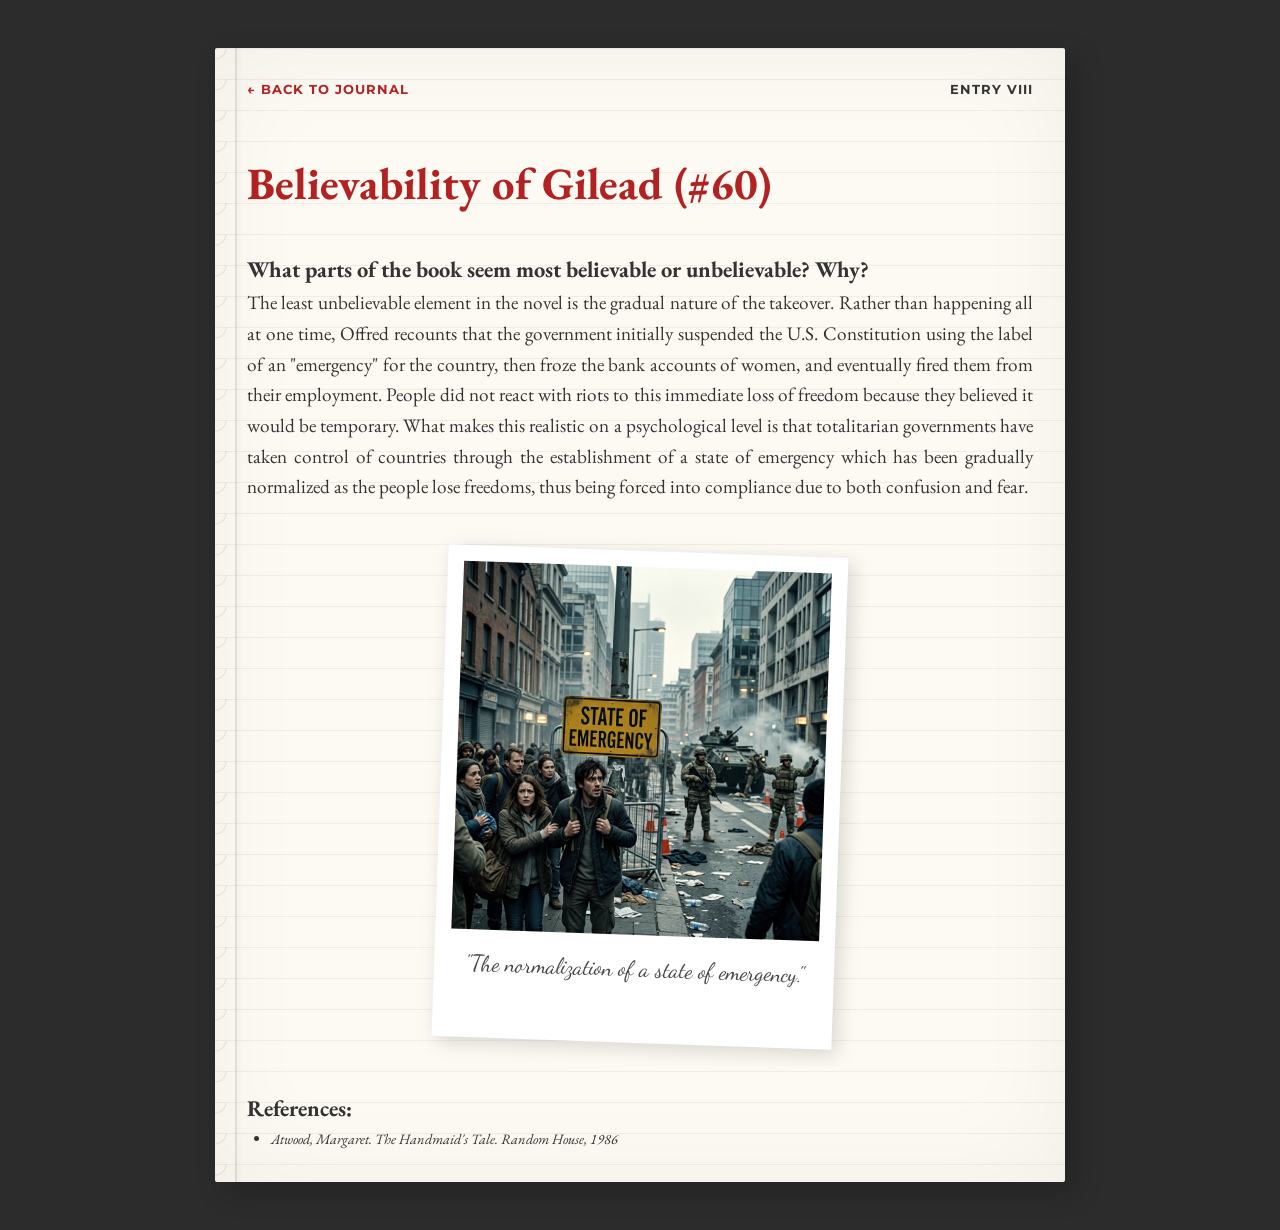
<file: entry8.html>
<!DOCTYPE html>
<html lang="en">
<head>
    <meta charset="UTF-8">
    <meta name="viewport" content="width=device-width, initial-scale=1.0">
    <title>Entry 8: Believability of Gilead | Reading Journal</title>
    <link rel="stylesheet" href="styles.css">
</head>
<body class="fade-in">
    <main class="journal-container">
        <header class="entry-header">
            <a href="index.html" class="back-btn">← Back to Journal</a>
            <span>Entry VIII</span>
        </header>
        
        <h2>Believability of Gilead (#60)</h2>
        
        <div class="article-text">
            <h3>What parts of the book seem most believable or unbelievable? Why?</h3>
            <p>
                The least unbelievable element in the novel is the gradual nature of the takeover. Rather than happening all at one time, Offred recounts that the government initially suspended the U.S. Constitution using the label of an "emergency" for the country, then froze the bank accounts of women, and eventually fired them from their employment. People did not react with riots to this immediate loss of freedom because they believed it would be temporary. What makes this realistic on a psychological level is that totalitarian governments have taken control of countries through the establishment of a state of emergency which has been gradually normalized as the people lose freedoms, thus being forced into compliance due to both confusion and fear.
            </p>

            <div class="photo-collage">
                <figure class="photo-item">
                    <img src="assets/photos/entry8_1.png" alt="Visual representation of a state of emergency">
                    <figcaption class="photo-caption">"The normalization of a state of emergency."</figcaption>
                </figure>
            </div>

            <h3 style="margin-top: 3rem;">References:</h3>
            <ul style="font-size: 0.9rem; font-style: italic; list-style-type: disc; padding-left: 1.5rem;">
                <li>Atwood, Margaret. The Handmaid's Tale. Random House, 1986</li>
            </ul>
        </div>

    </main>
    <script src="script.js"></script>
</body>
</html>
</file>
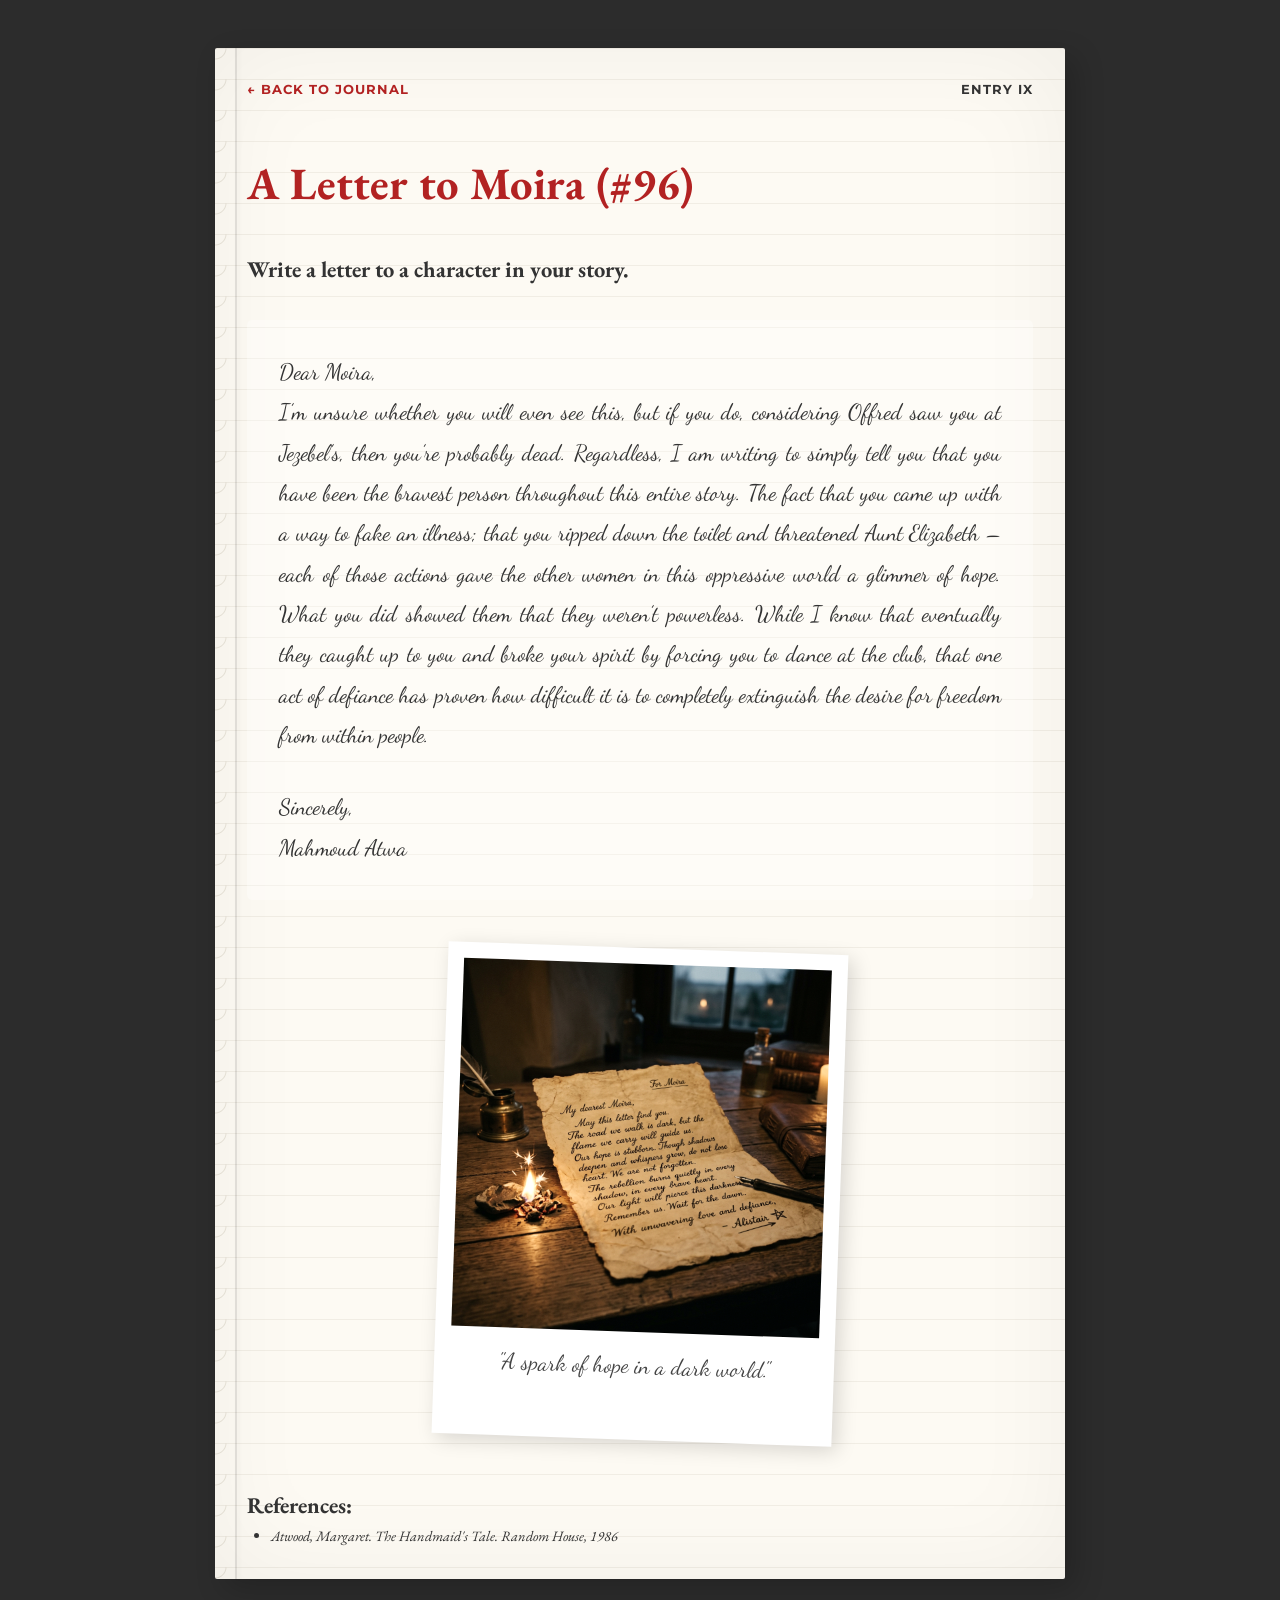
<file: entry9.html>
<!DOCTYPE html>
<html lang="en">
<head>
    <meta charset="UTF-8">
    <meta name="viewport" content="width=device-width, initial-scale=1.0">
    <title>Entry 9: A Letter to Moira | Reading Journal</title>
    <link rel="stylesheet" href="styles.css">
</head>
<body class="fade-in">
    <main class="journal-container">
        <header class="entry-header">
            <a href="index.html" class="back-btn">← Back to Journal</a>
            <span>Entry IX</span>
        </header>
        
        <h2>A Letter to Moira (#96)</h2>
        
        <div class="article-text">
            <h3>Write a letter to a character in your story.</h3>
            
            <div style="font-family: 'Dancing Script', cursive; font-size: 1.4rem; line-height: 1.8; margin-top: 2rem; background: rgba(255,255,255,0.3); padding: 2rem; border-radius: 5px;">
                <p>Dear Moira,</p>
                <p>
                    I’m unsure whether you will even see this, but if you do, considering Offred saw you at Jezebel’s, then you’re probably dead. Regardless, I am writing to simply tell you that you have been the bravest person throughout this entire story. The fact that you came up with a way to fake an illness; that you ripped down the toilet and threatened Aunt Elizabeth – each of those actions gave the other women in this oppressive world a glimmer of hope. What you did showed them that they weren’t powerless. While I know that eventually they caught up to you and broke your spirit by forcing you to dance at the club, that one act of defiance has proven how difficult it is to completely extinguish the desire for freedom from within people.
                </p>
                <p style="margin-top: 2rem;">Sincerely,</p>
                <p>Mahmoud Atwa</p>
            </div>

            <div class="photo-collage">
                <figure class="photo-item">
                    <img src="assets/photos/entry9_1.png" alt="A letter representing hope and rebellion">
                    <figcaption class="photo-caption">"A spark of hope in a dark world."</figcaption>
                </figure>
            </div>

            <h3 style="margin-top: 3rem;">References:</h3>
            <ul style="font-size: 0.9rem; font-style: italic; list-style-type: disc; padding-left: 1.5rem;">
                <li>Atwood, Margaret. The Handmaid's Tale. Random House, 1986</li>
            </ul>
        </div>

    </main>
    <script src="script.js"></script>
</body>
</html>
</file>
<file: styles.css>
@import url('https://fonts.googleapis.com/css2?family=Dancing+Script:wght@400;700&family=EB+Garamond:ital,wght@0,400;0,600;1,400&family=Montserrat:wght@300;400;700&display=swap');

:root {
    --desk-bg: #2c2c2c;
    --paper-bg: #fdfaf3;
    --ink-color: #333;
    --accent-red: #b22222;
    --shadow: rgba(0, 0, 0, 0.2);
}

* {
    box-sizing: border-box;
    margin: 0;
    padding: 0;
}

body {
    background: var(--desk-bg) url('https://www.transparenttextures.com/patterns/dark-wood.png');
    font-family: 'EB Garamond', serif;
    color: var(--ink-color);
    line-height: 1.6;
    padding: 3rem 1rem;
    min-height: 100vh;
    display: flex;
    justify-content: center;
}

.journal-container {
    background: var(--paper-bg);
    width: 95%;
    max-width: 850px;
    padding: 2rem;
    margin: 0 auto;
    box-shadow: 
        10px 10px 30px var(--shadow),
        inset 0 0 100px rgba(0,0,0,0.05);
    position: relative;
    border-radius: 2px;
    background-image: 
        radial-gradient(circle at 0% 0%, transparent 10px, #e9e4d9 11px, transparent 12px),
        repeating-linear-gradient(#f1ede4 0px, #f1ede4 1px, transparent 1px, transparent 31px);
    background-size: 100% 31px;
}

/* Paper texture overlay */
.journal-container::after {
    content: "";
    position: absolute;
    top: 0; left: 0; right: 0; bottom: 0;
    background: url('https://www.transparenttextures.com/patterns/paper.png');
    opacity: 0.5;
    pointer-events: none;
}

/* Binding / Ring holes */
.journal-container::before {
    content: "";
    position: absolute;
    left: 20px;
    top: 0;
    bottom: 0;
    width: 2px;
    background: rgba(0,0,0,0.1);
    box-shadow: 2px 0 5px rgba(0,0,0,0.05);
}

.masthead {
    text-align: center;
    margin-bottom: 4rem;
    position: relative;
    z-index: 2;
}

.masthead h1 {
    font-family: 'Montserrat', sans-serif;
    font-weight: 700;
    font-size: 3.5rem;
    text-transform: uppercase;
    letter-spacing: 5px;
    color: var(--accent-red);
    margin-bottom: 0.5rem;
}

.masthead p {
    font-family: 'Dancing Script', cursive;
    font-size: 1.8rem;
    color: #666;
}

/* Entry Links as Pinned Notes */
.toc-grid {
    display: grid;
    grid-template-columns: repeat(auto-fill, minmax(220px, 1fr));
    gap: 2.5rem;
    position: relative;
    z-index: 2;
}

.entry-link {
    background: #fff;
    padding: 2rem;
    text-decoration: none;
    color: inherit;
    box-shadow: 3px 3px 10px rgba(0,0,0,0.1);
    transform: rotate(-1deg);
    transition: transform 0.3s ease, box-shadow 0.3s ease;
    border: 1px solid #eee;
    position: relative;
}

.entry-link::before {
    content: "";
    position: absolute;
    top: -10px;
    left: 50%;
    transform: translateX(-50%);
    width: 60px;
    height: 20px;
    background: rgba(200, 200, 200, 0.4);
    box-shadow: 0 2px 4px rgba(0,0,0,0.1);
}

.entry-link:nth-child(even) { transform: rotate(1.5deg); }
.entry-link:nth-child(3n) { transform: rotate(-2deg); }

.entry-link:hover {
    transform: scale(1.05) rotate(0deg);
    box-shadow: 10px 10px 20px rgba(0,0,0,0.15);
    z-index: 10;
}

.entry-link .entry-num {
    font-family: 'Montserrat', sans-serif;
    font-weight: 700;
    font-size: 0.8rem;
    text-transform: uppercase;
    color: var(--accent-red);
    display: block;
    margin-bottom: 1rem;
}

.entry-link .entry-title {
    font-size: 1.5rem;
    font-weight: 600;
    line-height: 1.2;
}

/* Entry Pages */
.entry-header {
    display: flex;
    justify-content: space-between;
    align-items: center;
    margin-bottom: 3rem;
    font-family: 'Montserrat', sans-serif;
    text-transform: uppercase;
    font-size: 0.8rem;
    font-weight: 700;
    letter-spacing: 1px;
    position: relative;
    z-index: 2;
}

.back-btn {
    color: var(--accent-red);
    text-decoration: none;
}

h2 {
    font-size: 2.8rem;
    margin-bottom: 2rem;
    color: var(--accent-red);
    position: relative;
    z-index: 2;
}

.article-text {
    font-size: 1.2rem;
    text-align: justify;
    position: relative;
    z-index: 2;
}

/* Polaroid Photo Style */
.photo-collage {
    display: flex;
    flex-wrap: wrap;
    gap: 2rem;
    margin: 3rem 0;
    justify-content: center;
}

.photo-item {
    background: white;
    padding: 1rem 1rem 3.5rem 1rem;
    box-shadow: 5px 5px 20px rgba(0,0,0,0.15);
    transform: rotate(2deg);
    transition: transform 0.3s;
    max-width: 400px;
}

.photo-item:nth-child(even) { transform: rotate(-3deg); }

.photo-item img {
    width: 100%;
    display: block;
    filter: sepia(0.2);
}

.photo-caption {
    font-family: 'Dancing Script', cursive;
    font-size: 1.4rem;
    text-align: center;
    margin-top: 1rem;
    color: #444;
}

/* Table for Reading Schedule */
.table-wrapper {
    width: 100%;
    overflow-x: auto;
    margin: 2rem 0;
    -webkit-overflow-scrolling: touch;
}

.news-table {
    width: 100%;
    min-width: 600px; /* Ensures table doesn't get too squashed */
    border-collapse: collapse;
    background: rgba(255,255,255,0.5);
}

.news-table th, .news-table td {
    padding: 1rem;
    border: 1px solid #ddd;
    text-align: left;
    vertical-align: top;
}

.news-table th {
    background: #eee;
    font-family: 'Montserrat', sans-serif;
    font-size: 0.7rem;
    text-transform: uppercase;
}

.fade-in {
    animation: fadeIn 0.8s ease-out;
}

@keyframes fadeIn {
    from { opacity: 0; transform: translateY(20px); }
    to { opacity: 1; transform: translateY(0); }
}
</file>
